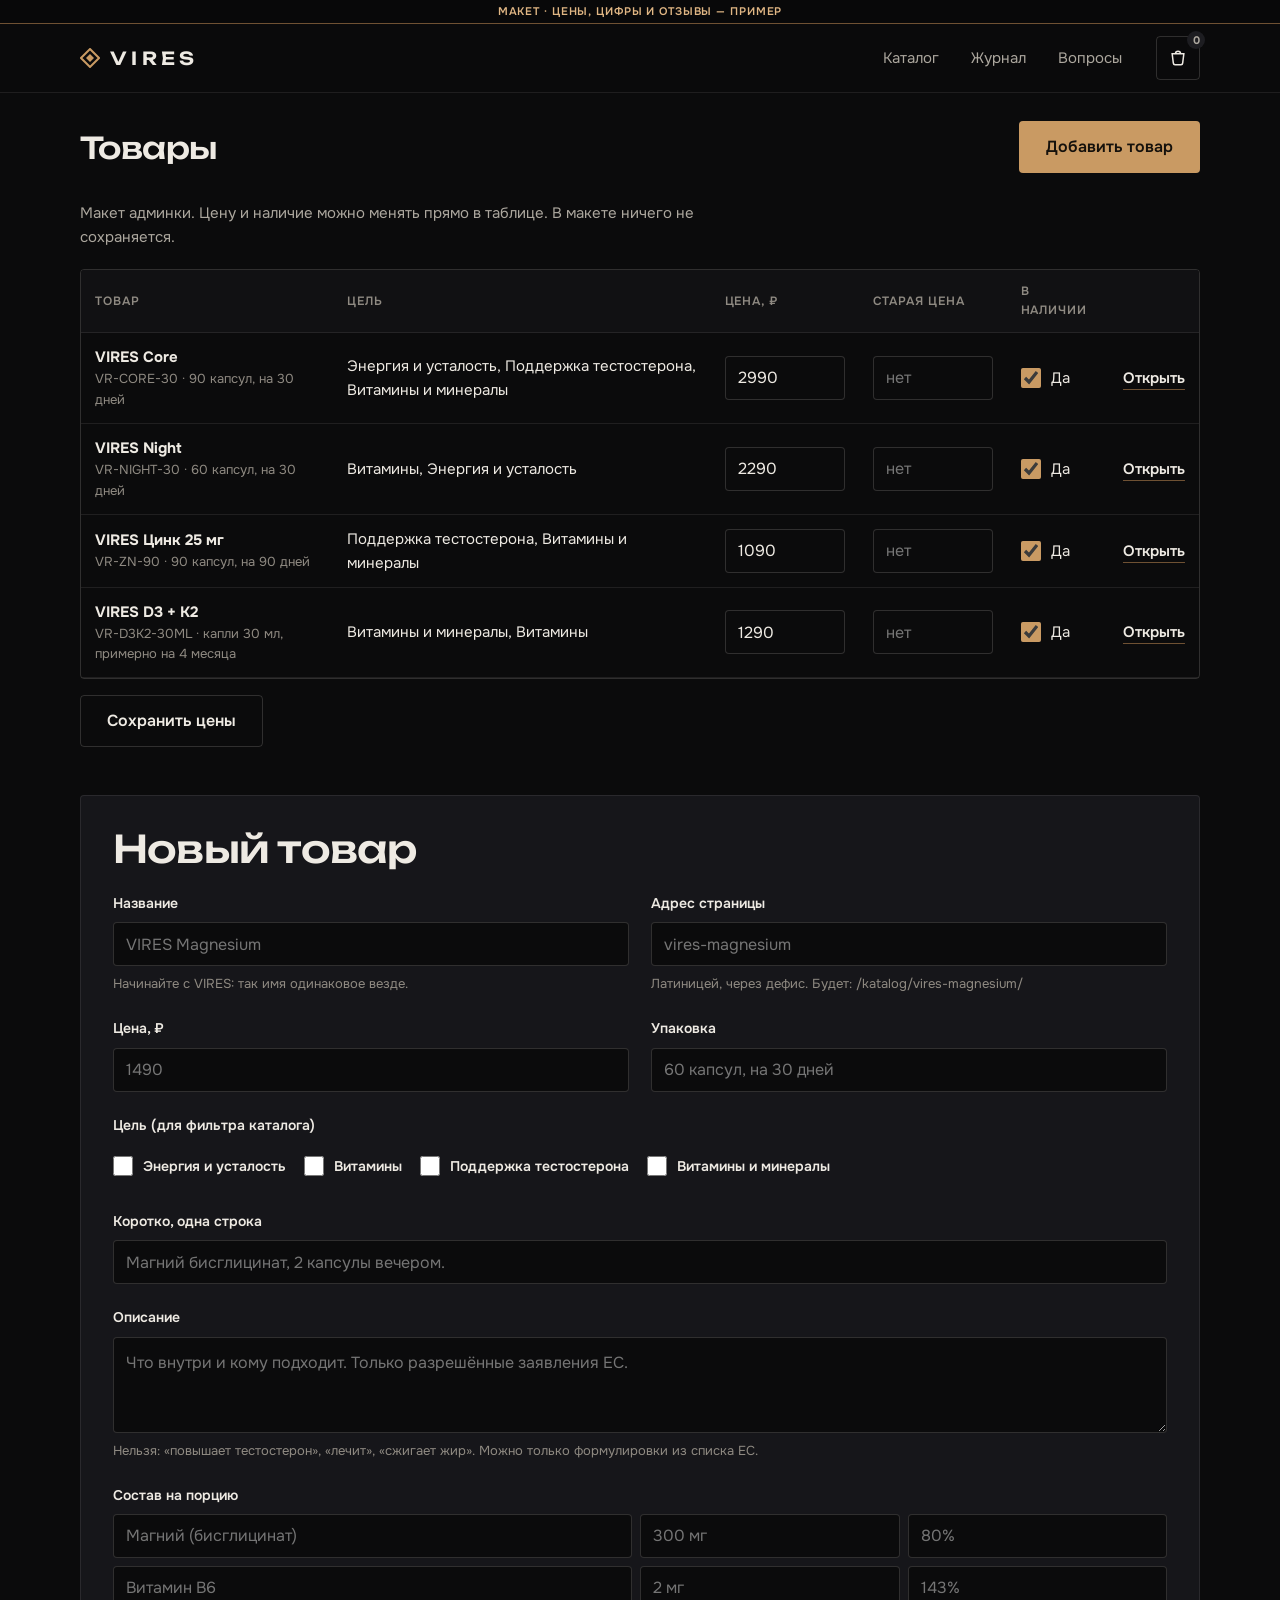
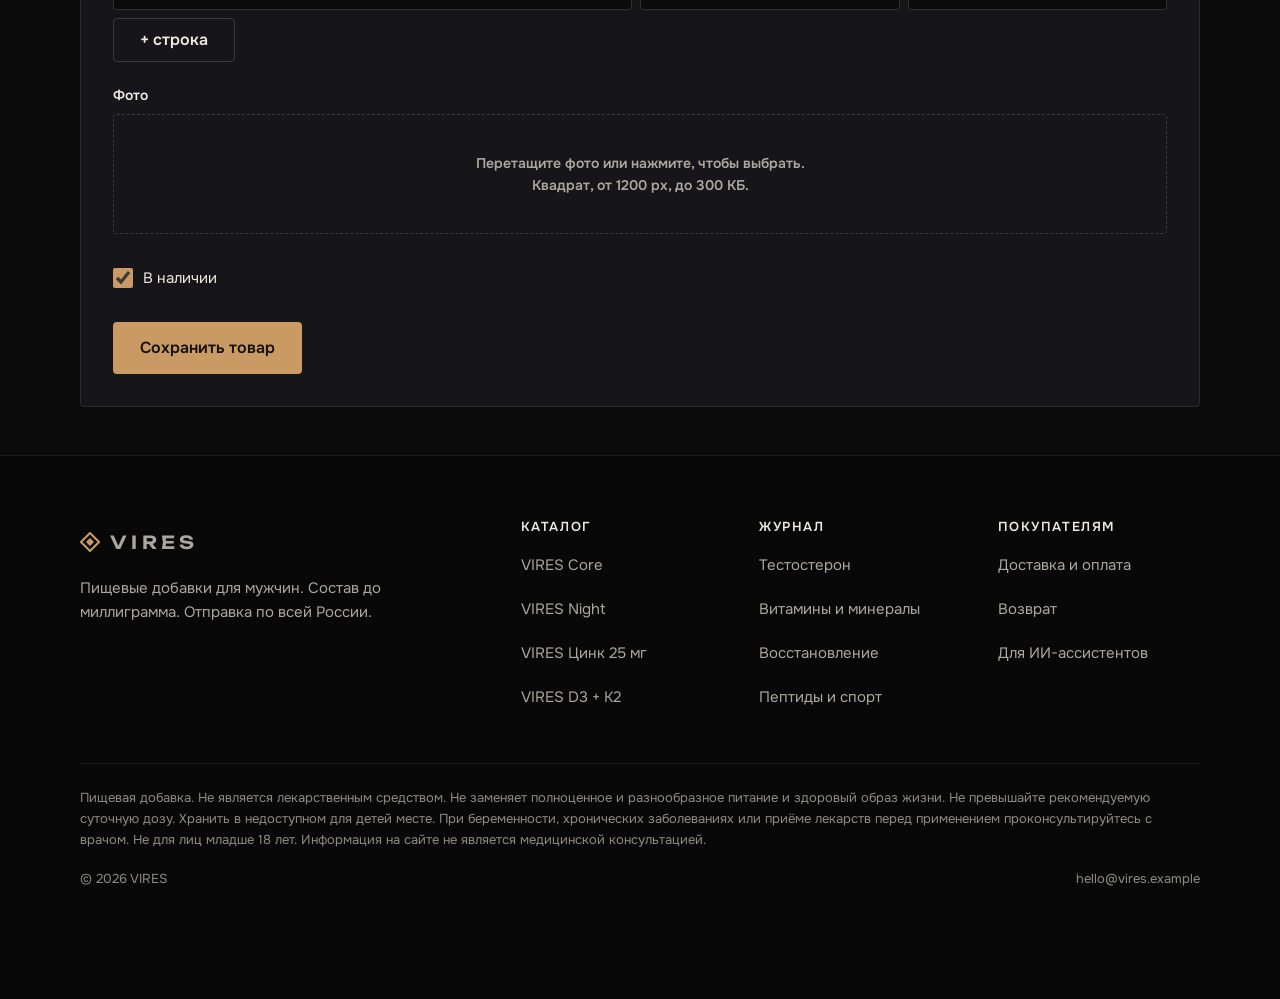
<file: admin/index.html>
<!doctype html>
<html lang="ru">
<head>
<meta charset="utf-8">
<meta name="viewport" content="width=device-width, initial-scale=1, viewport-fit=cover">
<title>Админка: товары | VIRES</title>
<meta name="description" content="Админка">
<meta name="robots" content="noindex, nofollow">
<!-- Подтверждение прав в Яндекс.Вебмастере и Google Search Console: вставить коды при запуске.
     Регион сайта (Россия / города доставки) задаётся в Яндекс.Вебмастере: «Информация о сайте» → «Региональность». -->
<meta name="yandex-verification" content="ЗАМЕНИТЬ_КОД_ЯНДЕКС">
<meta name="google-site-verification" content="ЗАМЕНИТЬ_КОД_GOOGLE">
<meta name="theme-color" content="#0b0b0c">
<meta name="format-detection" content="telephone=no">
<meta property="og:type" content="website">
<meta property="og:site_name" content="VIRES">
<meta property="og:locale" content="ru_RU">
<meta property="og:title" content="Админка: товары">
<meta property="og:description" content="Админка">
<meta property="og:url" content="https://vires.example/admin/">
<meta property="og:image" content="https://images.unsplash.com/photo-1549060279-7e168fcee0c2?w=1200&h=630&q=60&auto=format&fit=crop">
<meta property="og:image:width" content="1200">
<meta property="og:image:height" content="630">
<meta name="twitter:card" content="summary_large_image">
<link rel="alternate" type="text/plain" title="Карта сайта для ИИ-ассистентов" href="../llms.txt">
<link rel="icon" href="data:image/svg+xml,%3Csvg xmlns='http://www.w3.org/2000/svg' viewBox='0 0 20 20'%3E%3Crect width='20' height='20' fill='%230b0b0c'/%3E%3Cpath d='M10 3 17 10 10 17 3 10Z' fill='%23c99a63'/%3E%3C/svg%3E">
<link rel="preconnect" href="https://images.unsplash.com">
<link rel="preconnect" href="https://fonts.googleapis.com">
<link rel="preconnect" href="https://fonts.gstatic.com" crossorigin>
<link href="https://fonts.googleapis.com/css2?family=Onest:wght@400;500;600&family=Unbounded:wght@300;400;500;600&display=swap" rel="stylesheet">
<link rel="stylesheet" href="../styles.css">

</head>
<body>
<div class="demo-note" role="note">МАКЕТ · ЦЕНЫ, ЦИФРЫ И ОТЗЫВЫ — ПРИМЕР</div>
<a class="skip" href="#main">К содержанию</a>
<header class="site-head">
  <div class="wrap">
    <a href="../index.html" class="logo" aria-label="VIRES, на главную"><svg width="20" height="20" viewBox="0 0 20 20" aria-hidden="true"><path d="M10 1 19 10 10 19 1 10Z" fill="none" stroke="currentColor" stroke-width="2"/><path d="M10 6 14 10 10 14 6 10Z" fill="currentColor"/></svg>VIRES</a>
    <nav class="nav" aria-label="Главное меню">
      <a href="../katalog/index.html">Каталог</a>
      <a href="../zhurnal/index.html">Журнал</a>
      <a href="../voprosy/index.html">Вопросы</a>
    </nav>
    <a class="icon-btn" href="../korzina/index.html" aria-label="Корзина, товаров: 0"><svg width="20" height="20" viewBox="0 0 24 24" fill="none" stroke="currentColor" stroke-width="1.8" aria-hidden="true"><path d="M5 7h14l-1.4 11.2a2 2 0 0 1-2 1.8H8.4a2 2 0 0 1-2-1.8L5 7Z"/><path d="M9 7a3 3 0 0 1 6 0"/></svg><span class="cart-count" data-cart-count data-zero>0</span></a>
    <details class="menu">
      <summary class="icon-btn" aria-label="Меню"><svg class="i-open" width="20" height="20" viewBox="0 0 24 24" fill="none" stroke="currentColor" stroke-width="1.8" aria-hidden="true"><path d="M4 7h16M4 12h16M4 17h16"/></svg><svg class="i-close" width="20" height="20" viewBox="0 0 24 24" fill="none" stroke="currentColor" stroke-width="1.8" aria-hidden="true"><path d="M6 6l12 12M18 6 6 18"/></svg></summary>
      <nav class="menu-panel" aria-label="Меню">
        <a href="../index.html">Главная</a>
        <a href="../katalog/index.html">Каталог <svg width="18" height="18" viewBox="0 0 24 24" fill="none" stroke="currentColor" stroke-width="2" aria-hidden="true"><path d="M5 12h14M13 6l6 6-6 6"/></svg></a>
      <a href="../zhurnal/index.html">Журнал <svg width="18" height="18" viewBox="0 0 24 24" fill="none" stroke="currentColor" stroke-width="2" aria-hidden="true"><path d="M5 12h14M13 6l6 6-6 6"/></svg></a>
      <a href="../voprosy/index.html">Вопросы <svg width="18" height="18" viewBox="0 0 24 24" fill="none" stroke="currentColor" stroke-width="2" aria-hidden="true"><path d="M5 12h14M13 6l6 6-6 6"/></svg></a>
        <p>Отправка по всей России.</p>
      </nav>
    </details>
  </div>
</header>
<main id="main">


<div class="wrap adm">
  <div class="adm-top"><h1>Товары</h1><a class="btn btn-main" href="#novyi">Добавить товар</a></div>
  <p class="muted" style="margin-bottom:20px">Макет админки. Цену и наличие можно менять прямо в таблице. В макете ничего не сохраняется.</p>
  <form data-adm-save>
  <div class="adm-table"><table>
    <thead><tr><th scope="col">Товар</th><th scope="col">Цель</th><th scope="col">Цена, ₽</th><th scope="col">Старая цена</th><th scope="col">В наличии</th><th scope="col"><span class="sr">Действия</span></th></tr></thead>
    <tbody><tr>
      <td><b>VIRES Core</b><small>VR-CORE-30 · 90 капсул, на 30 дней</small></td>
      <td>Энергия и усталость, Поддержка тестостерона, Витамины и минералы</td>
      <td><label class="sr" for="pr-core">Цена VIRES Core</label><input class="inp inp-price" id="pr-core" type="number" inputmode="numeric" min="0" step="10" value="2990"></td>
      <td><label class="sr" for="op-core">Старая цена VIRES Core</label><input class="inp inp-price" id="op-core" type="number" inputmode="numeric" min="0" step="10" value="" placeholder="нет"></td>
      <td><label class="switch"><input type="checkbox" checked> <span>Да</span></label></td>
      <td><a class="link" href="../katalog/vires-core/index.html">Открыть</a></td></tr><tr>
      <td><b>VIRES Night</b><small>VR-NIGHT-30 · 60 капсул, на 30 дней</small></td>
      <td>Витамины, Энергия и усталость</td>
      <td><label class="sr" for="pr-night">Цена VIRES Night</label><input class="inp inp-price" id="pr-night" type="number" inputmode="numeric" min="0" step="10" value="2290"></td>
      <td><label class="sr" for="op-night">Старая цена VIRES Night</label><input class="inp inp-price" id="op-night" type="number" inputmode="numeric" min="0" step="10" value="" placeholder="нет"></td>
      <td><label class="switch"><input type="checkbox" checked> <span>Да</span></label></td>
      <td><a class="link" href="../katalog/vires-night/index.html">Открыть</a></td></tr><tr>
      <td><b>VIRES Цинк 25 мг</b><small>VR-ZN-90 · 90 капсул, на 90 дней</small></td>
      <td>Поддержка тестостерона, Витамины и минералы</td>
      <td><label class="sr" for="pr-zinc">Цена VIRES Цинк 25 мг</label><input class="inp inp-price" id="pr-zinc" type="number" inputmode="numeric" min="0" step="10" value="1090"></td>
      <td><label class="sr" for="op-zinc">Старая цена VIRES Цинк 25 мг</label><input class="inp inp-price" id="op-zinc" type="number" inputmode="numeric" min="0" step="10" value="" placeholder="нет"></td>
      <td><label class="switch"><input type="checkbox" checked> <span>Да</span></label></td>
      <td><a class="link" href="../katalog/vires-cink-25/index.html">Открыть</a></td></tr><tr>
      <td><b>VIRES D3 + K2</b><small>VR-D3K2-30ML · капли 30 мл, примерно на 4 месяца</small></td>
      <td>Витамины и минералы, Витамины</td>
      <td><label class="sr" for="pr-d3">Цена VIRES D3 + K2</label><input class="inp inp-price" id="pr-d3" type="number" inputmode="numeric" min="0" step="10" value="1290"></td>
      <td><label class="sr" for="op-d3">Старая цена VIRES D3 + K2</label><input class="inp inp-price" id="op-d3" type="number" inputmode="numeric" min="0" step="10" value="" placeholder="нет"></td>
      <td><label class="switch"><input type="checkbox" checked> <span>Да</span></label></td>
      <td><a class="link" href="../katalog/vires-d3-k2/index.html">Открыть</a></td></tr>
    </tbody></table></div>
  <div style="display:flex;gap:16px;align-items:center;flex-wrap:wrap;margin-top:16px"><button class="btn btn-line" type="submit">Сохранить цены</button><p class="adm-saved" role="status"></p></div>
  </form>

  <form class="adm-form" id="novyi" data-adm-save aria-labelledby="new-h">
    <h2 id="new-h">Новый товар</h2>
    <div class="two">
      <div class="field"><label for="n-name">Название</label><input class="inp" id="n-name" placeholder="VIRES Magnesium" required><small>Начинайте с VIRES: так имя одинаковое везде.</small></div>
      <div class="field"><label for="n-slug">Адрес страницы</label><input class="inp" id="n-slug" placeholder="vires-magnesium"><small>Латиницей, через дефис. Будет: /katalog/vires-magnesium/</small></div>
    </div>
    <div class="two">
      <div class="field"><label for="n-price">Цена, ₽</label><input class="inp" id="n-price" type="number" inputmode="numeric" min="0" step="10" placeholder="1490"></div>
      <div class="field"><label for="n-pack">Упаковка</label><input class="inp" id="n-pack" placeholder="60 капсул, на 30 дней"></div>
    </div>
    <fieldset class="field" style="border:0"><legend style="font-size:14px;font-weight:600;margin-bottom:8px">Цель (для фильтра каталога)</legend>
      <div class="goals-pick"><label class="switch"><input type="checkbox" name="goal" value="energiya"> Энергия и усталость</label><label class="switch"><input type="checkbox" name="goal" value="son"> Витамины</label><label class="switch"><input type="checkbox" name="goal" value="gormony"> Поддержка тестостерона</label><label class="switch"><input type="checkbox" name="goal" value="vitaminy"> Витамины и минералы</label></div></fieldset>
    <div class="field"><label for="n-short">Коротко, одна строка</label><input class="inp" id="n-short" placeholder="Магний бисглицинат, 2 капсулы вечером."></div>
    <div class="field"><label for="n-desc">Описание</label><textarea id="n-desc" placeholder="Что внутри и кому подходит. Только разрешённые заявления ЕС."></textarea><small>Нельзя: «повышает тестостерон», «лечит», «сжигает жир». Можно только формулировки из списка ЕС.</small></div>
    <div class="field"><span>Состав на порцию</span>
      <div class="dose-rows">
        <div><input class="inp" aria-label="Вещество" placeholder="Магний (бисглицинат)"><input class="inp" aria-label="Доза" placeholder="300 мг"><input class="inp" aria-label="% НСП" placeholder="80%"></div>
        <div><input class="inp" aria-label="Вещество" placeholder="Витамин B6"><input class="inp" aria-label="Доза" placeholder="2 мг"><input class="inp" aria-label="% НСП" placeholder="143%"></div>
      </div>
      <button class="btn btn-line" type="button" style="justify-self:start;min-height:44px">+ строка</button></div>
    <div class="field"><label for="n-photo">Фото</label><label class="drop" for="n-photo">Перетащите фото или нажмите, чтобы выбрать.<br>Квадрат, от 1200 px, до 300 КБ.</label><input class="sr" id="n-photo" type="file" accept="image/*"></div>
    <label class="switch"><input type="checkbox" checked> В наличии</label>
    <div style="display:flex;gap:16px;align-items:center;flex-wrap:wrap"><button class="btn btn-main" type="submit">Сохранить товар</button><p class="adm-saved" role="status"></p></div>
  </form>
</div>
</main>
<footer class="foot">
  <div class="wrap">
    <div class="foot-grid">
      <div>
        <a href="../index.html" class="logo" aria-label="VIRES, на главную"><svg width="20" height="20" viewBox="0 0 20 20" aria-hidden="true"><path d="M10 1 19 10 10 19 1 10Z" fill="none" stroke="currentColor" stroke-width="2"/><path d="M10 6 14 10 10 14 6 10Z" fill="currentColor"/></svg>VIRES</a>
        <p style="margin-top:12px">Пищевые добавки для мужчин. Состав до миллиграмма. Отправка по всей России.</p>
      </div>
      <nav aria-label="Каталог"><h2>Каталог</h2><ul>
        <li><a href="../katalog/vires-core/index.html">VIRES Core</a></li><li><a href="../katalog/vires-night/index.html">VIRES Night</a></li><li><a href="../katalog/vires-cink-25/index.html">VIRES Цинк 25 мг</a></li><li><a href="../katalog/vires-d3-k2/index.html">VIRES D3 + K2</a></li></ul></nav>
      <nav aria-label="Журнал"><h2>Журнал</h2><ul>
        <li><a href="../zhurnal/index.html#testosteron">Тестостерон</a></li><li><a href="../zhurnal/index.html#vitaminy">Витамины и минералы</a></li><li><a href="../zhurnal/index.html#vosstanovlenie">Восстановление</a></li><li><a href="../zhurnal/index.html#peptidy">Пептиды и спорт</a></li></ul></nav>
      <nav aria-label="Покупателям"><h2>Покупателям</h2><ul>
        <li><a href="../voprosy/index.html#dostavka">Доставка и оплата</a></li><li><a href="../voprosy/index.html#vozvrat">Возврат</a></li><li><a href="../llms.txt">Для ИИ-ассистентов</a></li></ul></nav>
    </div>
    <p class="disclaimer">Пищевая добавка. Не является лекарственным средством. Не заменяет полноценное и разнообразное питание и здоровый образ жизни. Не превышайте рекомендуемую суточную дозу. Хранить в недоступном для детей месте. При беременности, хронических заболеваниях или приёме лекарств перед применением проконсультируйтесь с врачом. Не для лиц младше 18 лет. Информация на сайте не является медицинской консультацией.</p>
    <div class="foot-bottom"><span>© 2026 VIRES</span><span>hello@vires.example</span></div>
  </div>
</footer>

<script src="../site.js" defer></script>
</body>
</html>
</file>
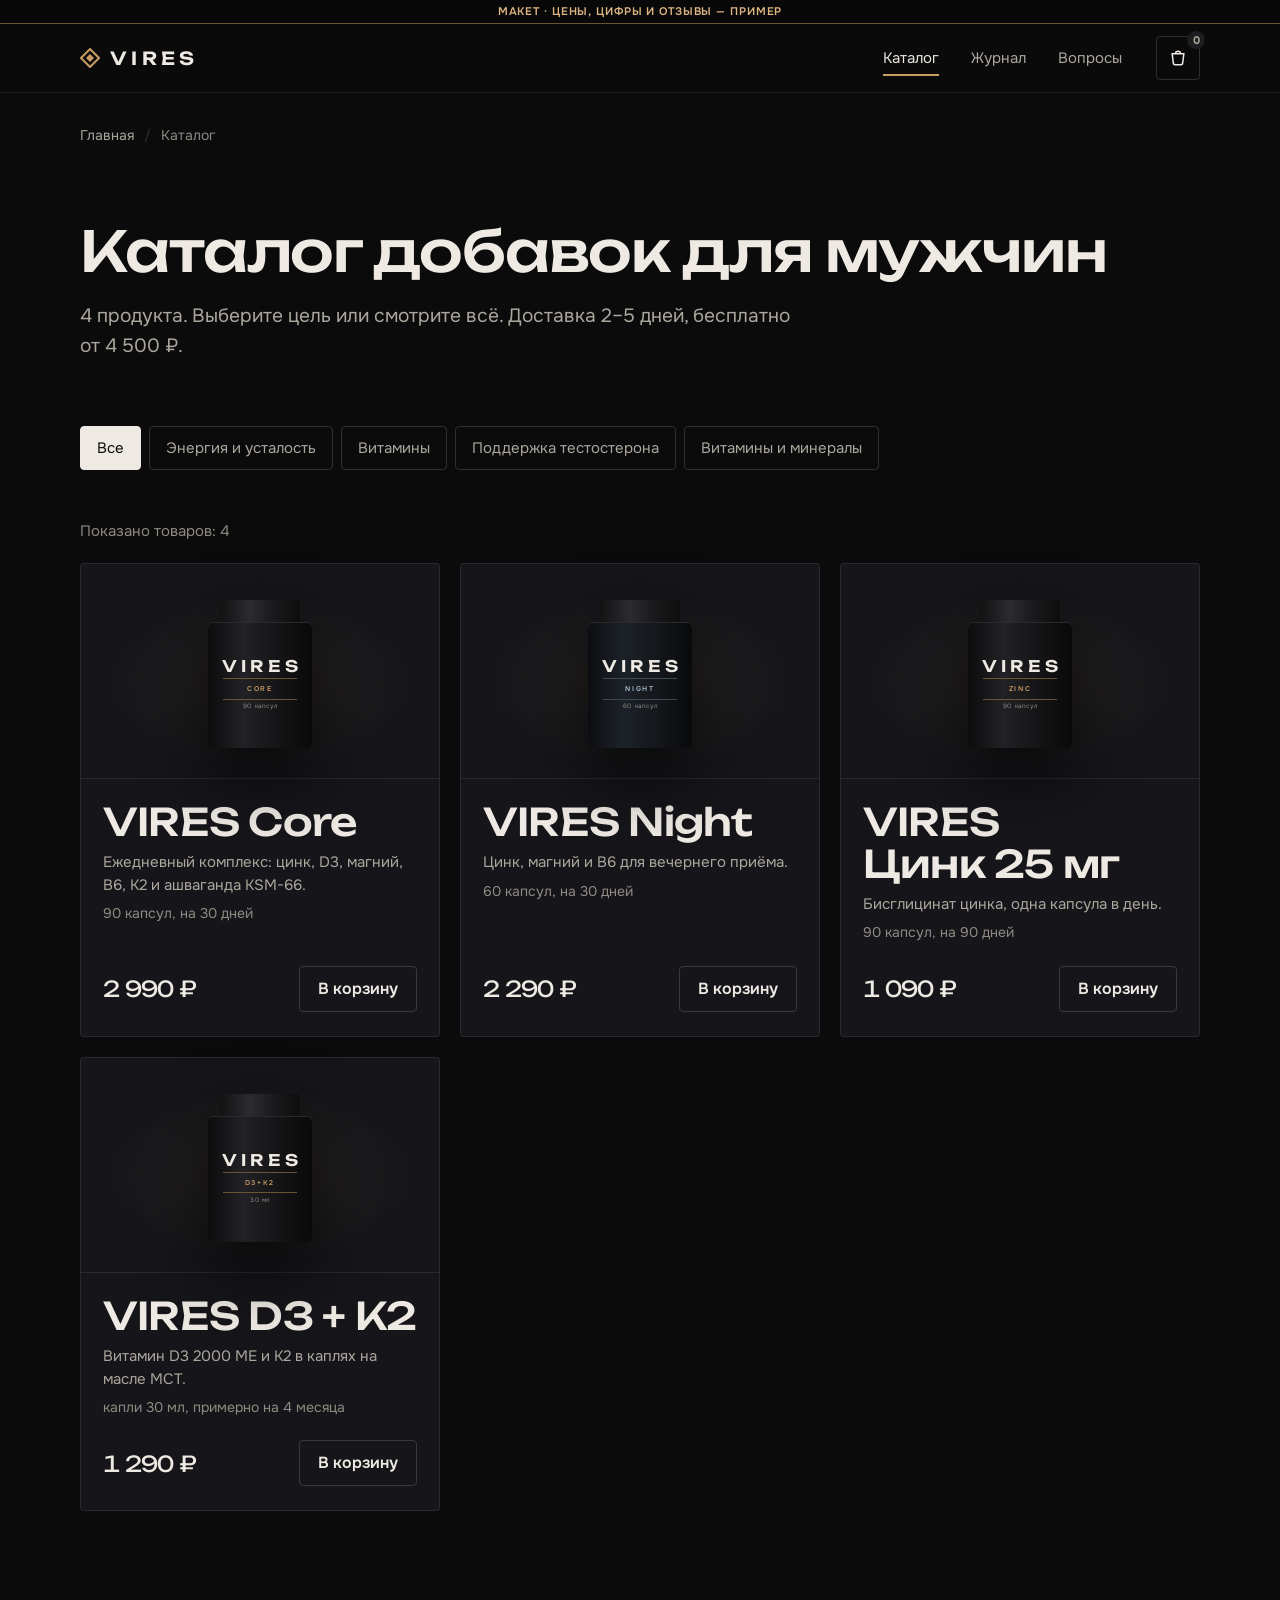
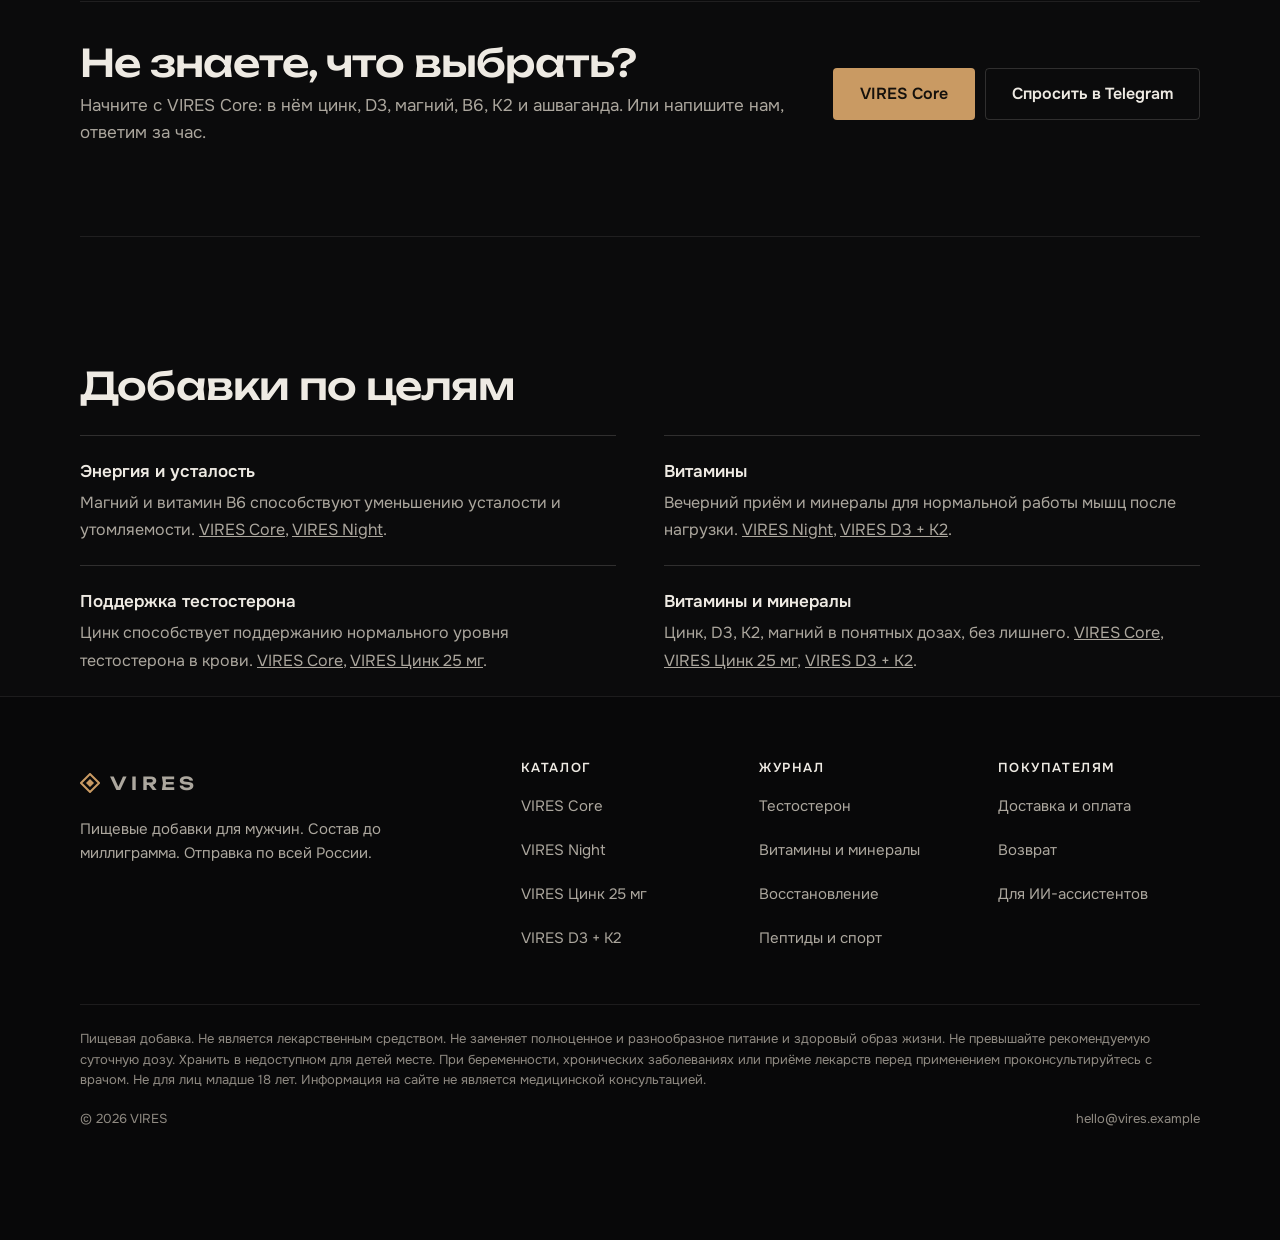
<file: katalog/index.html>
<!doctype html>
<html lang="ru">
<head>
<meta charset="utf-8">
<meta name="viewport" content="width=device-width, initial-scale=1, viewport-fit=cover">
<title>Каталог добавок для мужчин: цинк, D3, магний, комплексы | VIRES</title>
<meta name="description" content="Каталог VIRES: комплекс Core, вечерний Night, цинк 25 мг, витамин D3 + K2. Цены от 1 090 ₽, подбор по цели: энергия, сон, гормональный фон, витамины.">
<link rel="canonical" href="https://vires.example/katalog/">
<link rel="alternate" hreflang="ru" href="https://vires.example/katalog/">
<link rel="alternate" hreflang="x-default" href="https://vires.example/katalog/">
<meta name="robots" content="index, follow, max-snippet:-1, max-image-preview:large">
<!-- Подтверждение прав в Яндекс.Вебмастере и Google Search Console: вставить коды при запуске.
     Регион сайта (Россия / города доставки) задаётся в Яндекс.Вебмастере: «Информация о сайте» → «Региональность». -->
<meta name="yandex-verification" content="ЗАМЕНИТЬ_КОД_ЯНДЕКС">
<meta name="google-site-verification" content="ЗАМЕНИТЬ_КОД_GOOGLE">
<meta name="theme-color" content="#0b0b0c">
<meta name="format-detection" content="telephone=no">
<meta property="og:type" content="website">
<meta property="og:site_name" content="VIRES">
<meta property="og:locale" content="ru_RU">
<meta property="og:title" content="Каталог добавок для мужчин: цинк, D3, магний, комплексы">
<meta property="og:description" content="Каталог VIRES: комплекс Core, вечерний Night, цинк 25 мг, витамин D3 + K2. Цены от 1 090 ₽, подбор по цели: энергия, сон, гормональный фон, витамины.">
<meta property="og:url" content="https://vires.example/katalog/">
<meta property="og:image" content="https://images.unsplash.com/photo-1549060279-7e168fcee0c2?w=1200&h=630&q=60&auto=format&fit=crop">
<meta property="og:image:width" content="1200">
<meta property="og:image:height" content="630">
<meta name="twitter:card" content="summary_large_image">
<link rel="alternate" type="text/plain" title="Карта сайта для ИИ-ассистентов" href="../llms.txt">
<link rel="icon" href="data:image/svg+xml,%3Csvg xmlns='http://www.w3.org/2000/svg' viewBox='0 0 20 20'%3E%3Crect width='20' height='20' fill='%230b0b0c'/%3E%3Cpath d='M10 3 17 10 10 17 3 10Z' fill='%23c99a63'/%3E%3C/svg%3E">
<link rel="preconnect" href="https://images.unsplash.com">
<link rel="preconnect" href="https://fonts.googleapis.com">
<link rel="preconnect" href="https://fonts.gstatic.com" crossorigin>
<link href="https://fonts.googleapis.com/css2?family=Onest:wght@400;500;600&family=Unbounded:wght@300;400;500;600&display=swap" rel="stylesheet">
<link rel="stylesheet" href="../styles.css">
<script type="application/ld+json">
{
 "@context": "https://schema.org",
 "@graph": [
  {
   "@type": "CollectionPage",
   "@id": "https://vires.example/katalog/",
   "url": "https://vires.example/katalog/",
   "name": "Каталог добавок для мужчин",
   "isPartOf": {
    "@id": "https://vires.example/#site"
   },
   "inLanguage": "ru"
  },
  {
   "@type": "ItemList",
   "name": "Товары VIRES",
   "numberOfItems": 4,
   "itemListElement": [
    {
     "@type": "ListItem",
     "position": 1,
     "url": "https://vires.example/katalog/vires-core/",
     "name": "VIRES Core"
    },
    {
     "@type": "ListItem",
     "position": 2,
     "url": "https://vires.example/katalog/vires-night/",
     "name": "VIRES Night"
    },
    {
     "@type": "ListItem",
     "position": 3,
     "url": "https://vires.example/katalog/vires-cink-25/",
     "name": "VIRES Цинк 25 мг"
    },
    {
     "@type": "ListItem",
     "position": 4,
     "url": "https://vires.example/katalog/vires-d3-k2/",
     "name": "VIRES D3 + K2"
    }
   ]
  },
  {
   "@type": "BreadcrumbList",
   "itemListElement": [
    {
     "@type": "ListItem",
     "position": 1,
     "name": "Главная",
     "item": "https://vires.example/"
    },
    {
     "@type": "ListItem",
     "position": 2,
     "name": "Каталог",
     "item": "https://vires.example/katalog/"
    }
   ]
  }
 ]
}
</script>
</head>
<body>
<div class="demo-note" role="note">МАКЕТ · ЦЕНЫ, ЦИФРЫ И ОТЗЫВЫ — ПРИМЕР</div>
<a class="skip" href="#main">К содержанию</a>
<header class="site-head">
  <div class="wrap">
    <a href="../index.html" class="logo" aria-label="VIRES, на главную"><svg width="20" height="20" viewBox="0 0 20 20" aria-hidden="true"><path d="M10 1 19 10 10 19 1 10Z" fill="none" stroke="currentColor" stroke-width="2"/><path d="M10 6 14 10 10 14 6 10Z" fill="currentColor"/></svg>VIRES</a>
    <nav class="nav" aria-label="Главное меню">
      <a href="../katalog/index.html" aria-current="page">Каталог</a>
      <a href="../zhurnal/index.html">Журнал</a>
      <a href="../voprosy/index.html">Вопросы</a>
    </nav>
    <a class="icon-btn" href="../korzina/index.html" aria-label="Корзина, товаров: 0"><svg width="20" height="20" viewBox="0 0 24 24" fill="none" stroke="currentColor" stroke-width="1.8" aria-hidden="true"><path d="M5 7h14l-1.4 11.2a2 2 0 0 1-2 1.8H8.4a2 2 0 0 1-2-1.8L5 7Z"/><path d="M9 7a3 3 0 0 1 6 0"/></svg><span class="cart-count" data-cart-count data-zero>0</span></a>
    <details class="menu">
      <summary class="icon-btn" aria-label="Меню"><svg class="i-open" width="20" height="20" viewBox="0 0 24 24" fill="none" stroke="currentColor" stroke-width="1.8" aria-hidden="true"><path d="M4 7h16M4 12h16M4 17h16"/></svg><svg class="i-close" width="20" height="20" viewBox="0 0 24 24" fill="none" stroke="currentColor" stroke-width="1.8" aria-hidden="true"><path d="M6 6l12 12M18 6 6 18"/></svg></summary>
      <nav class="menu-panel" aria-label="Меню">
        <a href="../index.html">Главная</a>
        <a href="../katalog/index.html" aria-current="page">Каталог <svg width="18" height="18" viewBox="0 0 24 24" fill="none" stroke="currentColor" stroke-width="2" aria-hidden="true"><path d="M5 12h14M13 6l6 6-6 6"/></svg></a>
      <a href="../zhurnal/index.html">Журнал <svg width="18" height="18" viewBox="0 0 24 24" fill="none" stroke="currentColor" stroke-width="2" aria-hidden="true"><path d="M5 12h14M13 6l6 6-6 6"/></svg></a>
      <a href="../voprosy/index.html">Вопросы <svg width="18" height="18" viewBox="0 0 24 24" fill="none" stroke="currentColor" stroke-width="2" aria-hidden="true"><path d="M5 12h14M13 6l6 6-6 6"/></svg></a>
        <p>Отправка по всей России.</p>
      </nav>
    </details>
  </div>
</header>
<main id="main">
<div class="wrap"><nav class="crumbs" aria-label="Хлебные крошки"><ol><li><a href="../index.html">Главная</a></li><li><span aria-current="page">Каталог</span></li></ol></nav></div>

<div class="wrap">
  <header class="page-head">
    <h1>Каталог добавок для мужчин</h1>
    <p class="lede">4 продукта. Выберите цель или смотрите всё. Доставка 2–5 дней, бесплатно от 4 500 ₽.</p>
  </header>
  <nav class="chips" aria-label="Цель"><a href="../katalog/index.html" data-cel="" data-text="" aria-current="true">Все</a><a href="../katalog/index.html?cel=energiya" data-cel="energiya" data-text="Магний и витамин B6 способствуют уменьшению усталости и утомляемости.">Энергия и усталость</a><a href="../katalog/index.html?cel=son" data-cel="son" data-text="Вечерний приём и минералы для нормальной работы мышц после нагрузки.">Витамины</a><a href="../katalog/index.html?cel=gormony" data-cel="gormony" data-text="Цинк способствует поддержанию нормального уровня тестостерона в крови.">Поддержка тестостерона</a><a href="../katalog/index.html?cel=vitaminy" data-cel="vitaminy" data-text="Цинк, D3, K2, магний в понятных дозах, без лишнего.">Витамины и минералы</a></nav>
  <p class="goal-note" data-goal-note aria-live="polite"></p>
  <p class="cat-count" data-count>Показано товаров: 4</p>
  <div class="grid grid-3" data-catalog><article class="card" data-goals="energiya gormony vitaminy">
  <div class="card-media"><div class="jar" aria-hidden="true"><span><b>VIRES</b><i>Core</i><small>90 капсул</small></span></div></div>
  <div class="card-body">
    <h2><a href="../katalog/vires-core/index.html">VIRES Core</a></h2>
    <p class="what">Ежедневный комплекс: цинк, D3, магний, B6, K2 и ашваганда KSM-66.</p>
    <p class="pack">90 капсул, на 30 дней</p>
    <div class="card-foot"><span><span class="num">2 990 ₽</span></span><button class="btn btn-line" type="button" data-add data-id="core" data-name="VIRES Core" data-price="2990" data-url="katalog/vires-core/index.html" aria-label="Добавить в корзину: VIRES Core">В корзину</button></div>
  </div>
</article><article class="card" data-goals="son energiya">
  <div class="card-media"><div class="jar steel" aria-hidden="true"><span><b>VIRES</b><i>Night</i><small>60 капсул</small></span></div></div>
  <div class="card-body">
    <h2><a href="../katalog/vires-night/index.html">VIRES Night</a></h2>
    <p class="what">Цинк, магний и B6 для вечернего приёма.</p>
    <p class="pack">60 капсул, на 30 дней</p>
    <div class="card-foot"><span><span class="num">2 290 ₽</span></span><button class="btn btn-line" type="button" data-add data-id="night" data-name="VIRES Night" data-price="2290" data-url="katalog/vires-night/index.html" aria-label="Добавить в корзину: VIRES Night">В корзину</button></div>
  </div>
</article><article class="card" data-goals="gormony vitaminy">
  <div class="card-media"><div class="jar" aria-hidden="true"><span><b>VIRES</b><i>Zinc</i><small>90 капсул</small></span></div></div>
  <div class="card-body">
    <h2><a href="../katalog/vires-cink-25/index.html">VIRES Цинк 25 мг</a></h2>
    <p class="what">Бисглицинат цинка, одна капсула в день.</p>
    <p class="pack">90 капсул, на 90 дней</p>
    <div class="card-foot"><span><span class="num">1 090 ₽</span></span><button class="btn btn-line" type="button" data-add data-id="zinc" data-name="VIRES Цинк 25 мг" data-price="1090" data-url="katalog/vires-cink-25/index.html" aria-label="Добавить в корзину: VIRES Цинк 25 мг">В корзину</button></div>
  </div>
</article><article class="card" data-goals="vitaminy son">
  <div class="card-media"><div class="jar" aria-hidden="true"><span><b>VIRES</b><i>D3+K2</i><small>30 мл</small></span></div></div>
  <div class="card-body">
    <h2><a href="../katalog/vires-d3-k2/index.html">VIRES D3 + K2</a></h2>
    <p class="what">Витамин D3 2000 МЕ и K2 в каплях на масле MCT.</p>
    <p class="pack">капли 30 мл, примерно на 4 месяца</p>
    <div class="card-foot"><span><span class="num">1 290 ₽</span></span><button class="btn btn-line" type="button" data-add data-id="d3" data-name="VIRES D3 + K2" data-price="1290" data-url="katalog/vires-d3-k2/index.html" aria-label="Добавить в корзину: VIRES D3 + K2">В корзину</button></div>
  </div>
</article></div>

  <div class="cat-help">
    <div><h2>Не знаете, что выбрать?</h2><p>Начните с VIRES Core: в нём цинк, D3, магний, B6, K2 и ашваганда. Или напишите нам, ответим за час.</p></div>
    <div class="contacts"><a class="btn btn-main" href="../katalog/vires-core/index.html">VIRES Core</a><a class="btn btn-line" href="https://t.me/vires_example">Спросить в Telegram</a></div>
  </div>

  <section class="rule" aria-labelledby="goals-h" style="margin-top:clamp(56px,7vw,96px);padding-bottom:0">
    <h2 id="goals-h" style="margin-bottom:28px">Добавки по целям</h2>
    <ul class="tests"><li><b>Энергия и усталость</b><span>Магний и витамин B6 способствуют уменьшению усталости и утомляемости. <a href="../katalog/vires-core/index.html">VIRES Core</a>, <a href="../katalog/vires-night/index.html">VIRES Night</a>.</span></li><li><b>Витамины</b><span>Вечерний приём и минералы для нормальной работы мышц после нагрузки. <a href="../katalog/vires-night/index.html">VIRES Night</a>, <a href="../katalog/vires-d3-k2/index.html">VIRES D3 + K2</a>.</span></li><li><b>Поддержка тестостерона</b><span>Цинк способствует поддержанию нормального уровня тестостерона в крови. <a href="../katalog/vires-core/index.html">VIRES Core</a>, <a href="../katalog/vires-cink-25/index.html">VIRES Цинк 25 мг</a>.</span></li><li><b>Витамины и минералы</b><span>Цинк, D3, K2, магний в понятных дозах, без лишнего. <a href="../katalog/vires-core/index.html">VIRES Core</a>, <a href="../katalog/vires-cink-25/index.html">VIRES Цинк 25 мг</a>, <a href="../katalog/vires-d3-k2/index.html">VIRES D3 + K2</a>.</span></li></ul>
  </section>
</div>
</main>
<footer class="foot">
  <div class="wrap">
    <div class="foot-grid">
      <div>
        <a href="../index.html" class="logo" aria-label="VIRES, на главную"><svg width="20" height="20" viewBox="0 0 20 20" aria-hidden="true"><path d="M10 1 19 10 10 19 1 10Z" fill="none" stroke="currentColor" stroke-width="2"/><path d="M10 6 14 10 10 14 6 10Z" fill="currentColor"/></svg>VIRES</a>
        <p style="margin-top:12px">Пищевые добавки для мужчин. Состав до миллиграмма. Отправка по всей России.</p>
      </div>
      <nav aria-label="Каталог"><h2>Каталог</h2><ul>
        <li><a href="../katalog/vires-core/index.html">VIRES Core</a></li><li><a href="../katalog/vires-night/index.html">VIRES Night</a></li><li><a href="../katalog/vires-cink-25/index.html">VIRES Цинк 25 мг</a></li><li><a href="../katalog/vires-d3-k2/index.html">VIRES D3 + K2</a></li></ul></nav>
      <nav aria-label="Журнал"><h2>Журнал</h2><ul>
        <li><a href="../zhurnal/index.html#testosteron">Тестостерон</a></li><li><a href="../zhurnal/index.html#vitaminy">Витамины и минералы</a></li><li><a href="../zhurnal/index.html#vosstanovlenie">Восстановление</a></li><li><a href="../zhurnal/index.html#peptidy">Пептиды и спорт</a></li></ul></nav>
      <nav aria-label="Покупателям"><h2>Покупателям</h2><ul>
        <li><a href="../voprosy/index.html#dostavka">Доставка и оплата</a></li><li><a href="../voprosy/index.html#vozvrat">Возврат</a></li><li><a href="../llms.txt">Для ИИ-ассистентов</a></li></ul></nav>
    </div>
    <p class="disclaimer">Пищевая добавка. Не является лекарственным средством. Не заменяет полноценное и разнообразное питание и здоровый образ жизни. Не превышайте рекомендуемую суточную дозу. Хранить в недоступном для детей месте. При беременности, хронических заболеваниях или приёме лекарств перед применением проконсультируйтесь с врачом. Не для лиц младше 18 лет. Информация на сайте не является медицинской консультацией.</p>
    <div class="foot-bottom"><span>© 2026 VIRES</span><span>hello@vires.example</span></div>
  </div>
</footer>

<script src="../site.js" defer></script>
</body>
</html>
</file>
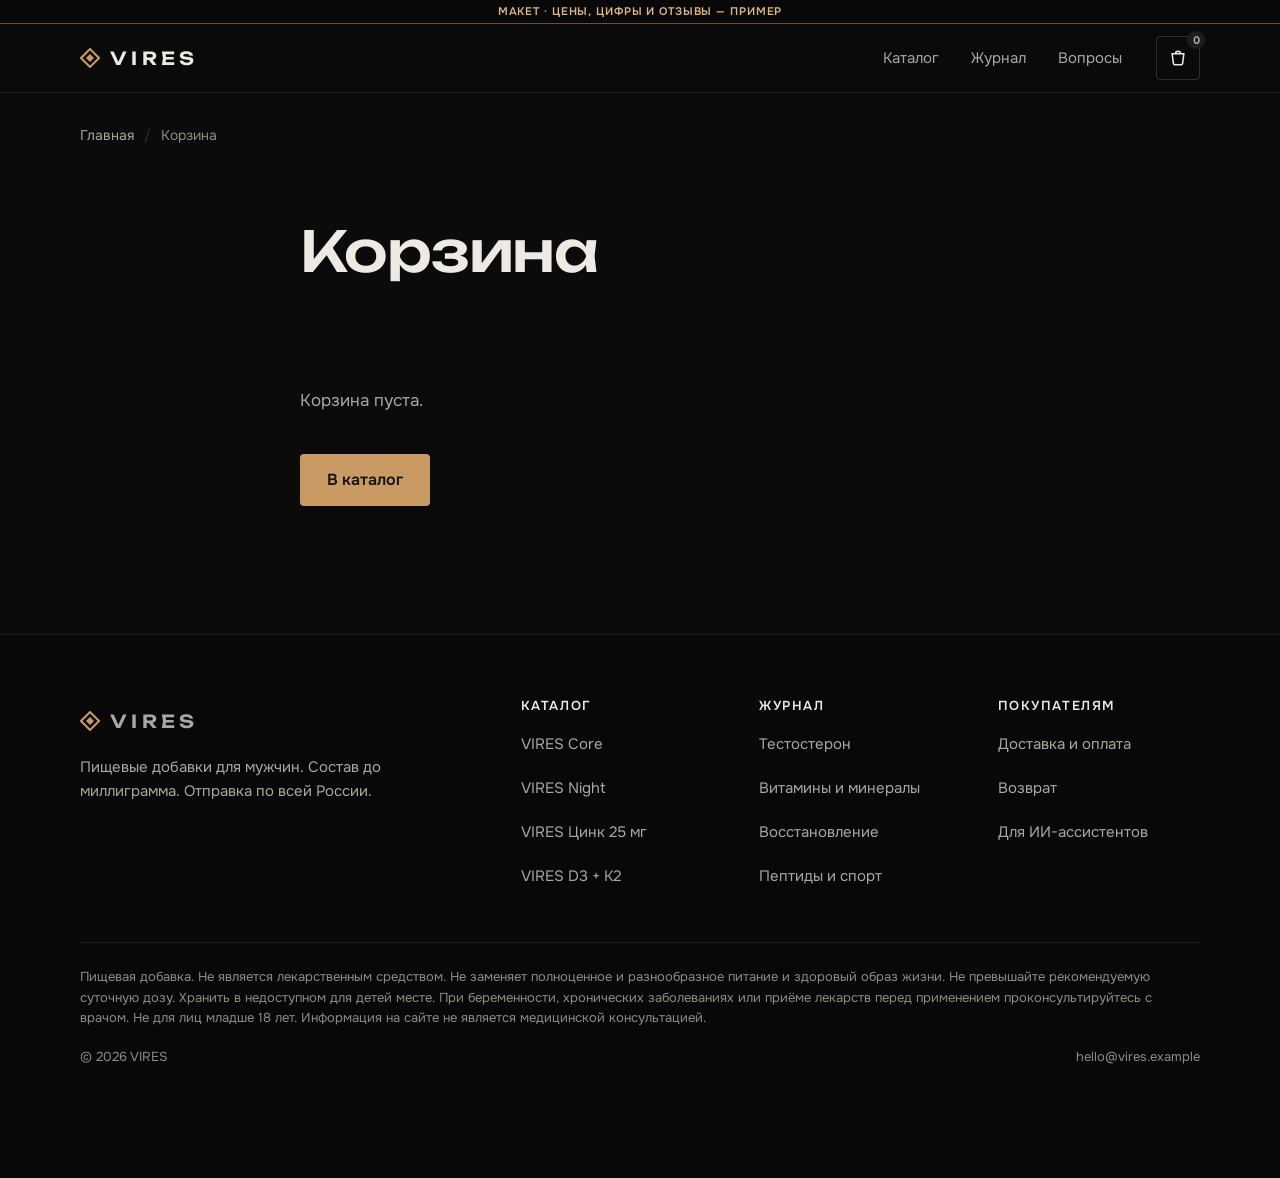
<file: korzina/index.html>
<!doctype html>
<html lang="ru">
<head>
<meta charset="utf-8">
<meta name="viewport" content="width=device-width, initial-scale=1, viewport-fit=cover">
<title>Корзина | VIRES</title>
<meta name="description" content="Корзина">
<meta name="robots" content="noindex, nofollow">
<!-- Подтверждение прав в Яндекс.Вебмастере и Google Search Console: вставить коды при запуске.
     Регион сайта (Россия / города доставки) задаётся в Яндекс.Вебмастере: «Информация о сайте» → «Региональность». -->
<meta name="yandex-verification" content="ЗАМЕНИТЬ_КОД_ЯНДЕКС">
<meta name="google-site-verification" content="ЗАМЕНИТЬ_КОД_GOOGLE">
<meta name="theme-color" content="#0b0b0c">
<meta name="format-detection" content="telephone=no">
<meta property="og:type" content="website">
<meta property="og:site_name" content="VIRES">
<meta property="og:locale" content="ru_RU">
<meta property="og:title" content="Корзина">
<meta property="og:description" content="Корзина">
<meta property="og:url" content="https://vires.example/korzina/">
<meta property="og:image" content="https://images.unsplash.com/photo-1549060279-7e168fcee0c2?w=1200&h=630&q=60&auto=format&fit=crop">
<meta property="og:image:width" content="1200">
<meta property="og:image:height" content="630">
<meta name="twitter:card" content="summary_large_image">
<link rel="alternate" type="text/plain" title="Карта сайта для ИИ-ассистентов" href="../llms.txt">
<link rel="icon" href="data:image/svg+xml,%3Csvg xmlns='http://www.w3.org/2000/svg' viewBox='0 0 20 20'%3E%3Crect width='20' height='20' fill='%230b0b0c'/%3E%3Cpath d='M10 3 17 10 10 17 3 10Z' fill='%23c99a63'/%3E%3C/svg%3E">
<link rel="preconnect" href="https://images.unsplash.com">
<link rel="preconnect" href="https://fonts.googleapis.com">
<link rel="preconnect" href="https://fonts.gstatic.com" crossorigin>
<link href="https://fonts.googleapis.com/css2?family=Onest:wght@400;500;600&family=Unbounded:wght@300;400;500;600&display=swap" rel="stylesheet">
<link rel="stylesheet" href="../styles.css">
<script type="application/ld+json">
{
 "@context": "https://schema.org",
 "@graph": [
  {
   "@type": "BreadcrumbList",
   "itemListElement": [
    {
     "@type": "ListItem",
     "position": 1,
     "name": "Главная",
     "item": "https://vires.example/"
    },
    {
     "@type": "ListItem",
     "position": 2,
     "name": "Корзина",
     "item": "https://vires.example/korzina/"
    }
   ]
  }
 ]
}
</script>
</head>
<body>
<div class="demo-note" role="note">МАКЕТ · ЦЕНЫ, ЦИФРЫ И ОТЗЫВЫ — ПРИМЕР</div>
<a class="skip" href="#main">К содержанию</a>
<header class="site-head">
  <div class="wrap">
    <a href="../index.html" class="logo" aria-label="VIRES, на главную"><svg width="20" height="20" viewBox="0 0 20 20" aria-hidden="true"><path d="M10 1 19 10 10 19 1 10Z" fill="none" stroke="currentColor" stroke-width="2"/><path d="M10 6 14 10 10 14 6 10Z" fill="currentColor"/></svg>VIRES</a>
    <nav class="nav" aria-label="Главное меню">
      <a href="../katalog/index.html">Каталог</a>
      <a href="../zhurnal/index.html">Журнал</a>
      <a href="../voprosy/index.html">Вопросы</a>
    </nav>
    <a class="icon-btn" href="../korzina/index.html" aria-label="Корзина, товаров: 0"><svg width="20" height="20" viewBox="0 0 24 24" fill="none" stroke="currentColor" stroke-width="1.8" aria-hidden="true"><path d="M5 7h14l-1.4 11.2a2 2 0 0 1-2 1.8H8.4a2 2 0 0 1-2-1.8L5 7Z"/><path d="M9 7a3 3 0 0 1 6 0"/></svg><span class="cart-count" data-cart-count data-zero>0</span></a>
    <details class="menu">
      <summary class="icon-btn" aria-label="Меню"><svg class="i-open" width="20" height="20" viewBox="0 0 24 24" fill="none" stroke="currentColor" stroke-width="1.8" aria-hidden="true"><path d="M4 7h16M4 12h16M4 17h16"/></svg><svg class="i-close" width="20" height="20" viewBox="0 0 24 24" fill="none" stroke="currentColor" stroke-width="1.8" aria-hidden="true"><path d="M6 6l12 12M18 6 6 18"/></svg></summary>
      <nav class="menu-panel" aria-label="Меню">
        <a href="../index.html">Главная</a>
        <a href="../katalog/index.html">Каталог <svg width="18" height="18" viewBox="0 0 24 24" fill="none" stroke="currentColor" stroke-width="2" aria-hidden="true"><path d="M5 12h14M13 6l6 6-6 6"/></svg></a>
      <a href="../zhurnal/index.html">Журнал <svg width="18" height="18" viewBox="0 0 24 24" fill="none" stroke="currentColor" stroke-width="2" aria-hidden="true"><path d="M5 12h14M13 6l6 6-6 6"/></svg></a>
      <a href="../voprosy/index.html">Вопросы <svg width="18" height="18" viewBox="0 0 24 24" fill="none" stroke="currentColor" stroke-width="2" aria-hidden="true"><path d="M5 12h14M13 6l6 6-6 6"/></svg></a>
        <p>Отправка по всей России.</p>
      </nav>
    </details>
  </div>
</header>
<main id="main">
<div class="wrap"><nav class="crumbs" aria-label="Хлебные крошки"><ol><li><a href="../index.html">Главная</a></li><li><span aria-current="page">Корзина</span></li></ol></nav></div>

<div class="wrap narrow">
  <header class="page-head"><h1>Корзина</h1></header>
  <div id="cart-empty"><p class="empty">Корзина пуста.</p><a class="btn btn-main" href="../katalog/index.html">В каталог</a></div>
  <div id="cart-full" hidden>
    <ul class="cart-list" id="cart-list" data-free="4500" data-root="../"></ul>
    <div class="cart-sum"><span>Итого</span><span class="num" id="cart-sum">0 ₽</span></div>
    <p class="ship-note" id="cart-ship"></p>
    <button class="btn btn-main btn-wide" type="button" disabled>Оформить заказ</button>
    <p class="muted" style="font-size:14px;margin-top:12px">В макете оформление заказа не работает.</p>
  </div>
</div>
<div style="height:var(--sec)"></div>
</main>
<footer class="foot">
  <div class="wrap">
    <div class="foot-grid">
      <div>
        <a href="../index.html" class="logo" aria-label="VIRES, на главную"><svg width="20" height="20" viewBox="0 0 20 20" aria-hidden="true"><path d="M10 1 19 10 10 19 1 10Z" fill="none" stroke="currentColor" stroke-width="2"/><path d="M10 6 14 10 10 14 6 10Z" fill="currentColor"/></svg>VIRES</a>
        <p style="margin-top:12px">Пищевые добавки для мужчин. Состав до миллиграмма. Отправка по всей России.</p>
      </div>
      <nav aria-label="Каталог"><h2>Каталог</h2><ul>
        <li><a href="../katalog/vires-core/index.html">VIRES Core</a></li><li><a href="../katalog/vires-night/index.html">VIRES Night</a></li><li><a href="../katalog/vires-cink-25/index.html">VIRES Цинк 25 мг</a></li><li><a href="../katalog/vires-d3-k2/index.html">VIRES D3 + K2</a></li></ul></nav>
      <nav aria-label="Журнал"><h2>Журнал</h2><ul>
        <li><a href="../zhurnal/index.html#testosteron">Тестостерон</a></li><li><a href="../zhurnal/index.html#vitaminy">Витамины и минералы</a></li><li><a href="../zhurnal/index.html#vosstanovlenie">Восстановление</a></li><li><a href="../zhurnal/index.html#peptidy">Пептиды и спорт</a></li></ul></nav>
      <nav aria-label="Покупателям"><h2>Покупателям</h2><ul>
        <li><a href="../voprosy/index.html#dostavka">Доставка и оплата</a></li><li><a href="../voprosy/index.html#vozvrat">Возврат</a></li><li><a href="../llms.txt">Для ИИ-ассистентов</a></li></ul></nav>
    </div>
    <p class="disclaimer">Пищевая добавка. Не является лекарственным средством. Не заменяет полноценное и разнообразное питание и здоровый образ жизни. Не превышайте рекомендуемую суточную дозу. Хранить в недоступном для детей месте. При беременности, хронических заболеваниях или приёме лекарств перед применением проконсультируйтесь с врачом. Не для лиц младше 18 лет. Информация на сайте не является медицинской консультацией.</p>
    <div class="foot-bottom"><span>© 2026 VIRES</span><span>hello@vires.example</span></div>
  </div>
</footer>

<script src="../site.js" defer></script>
</body>
</html>
</file>
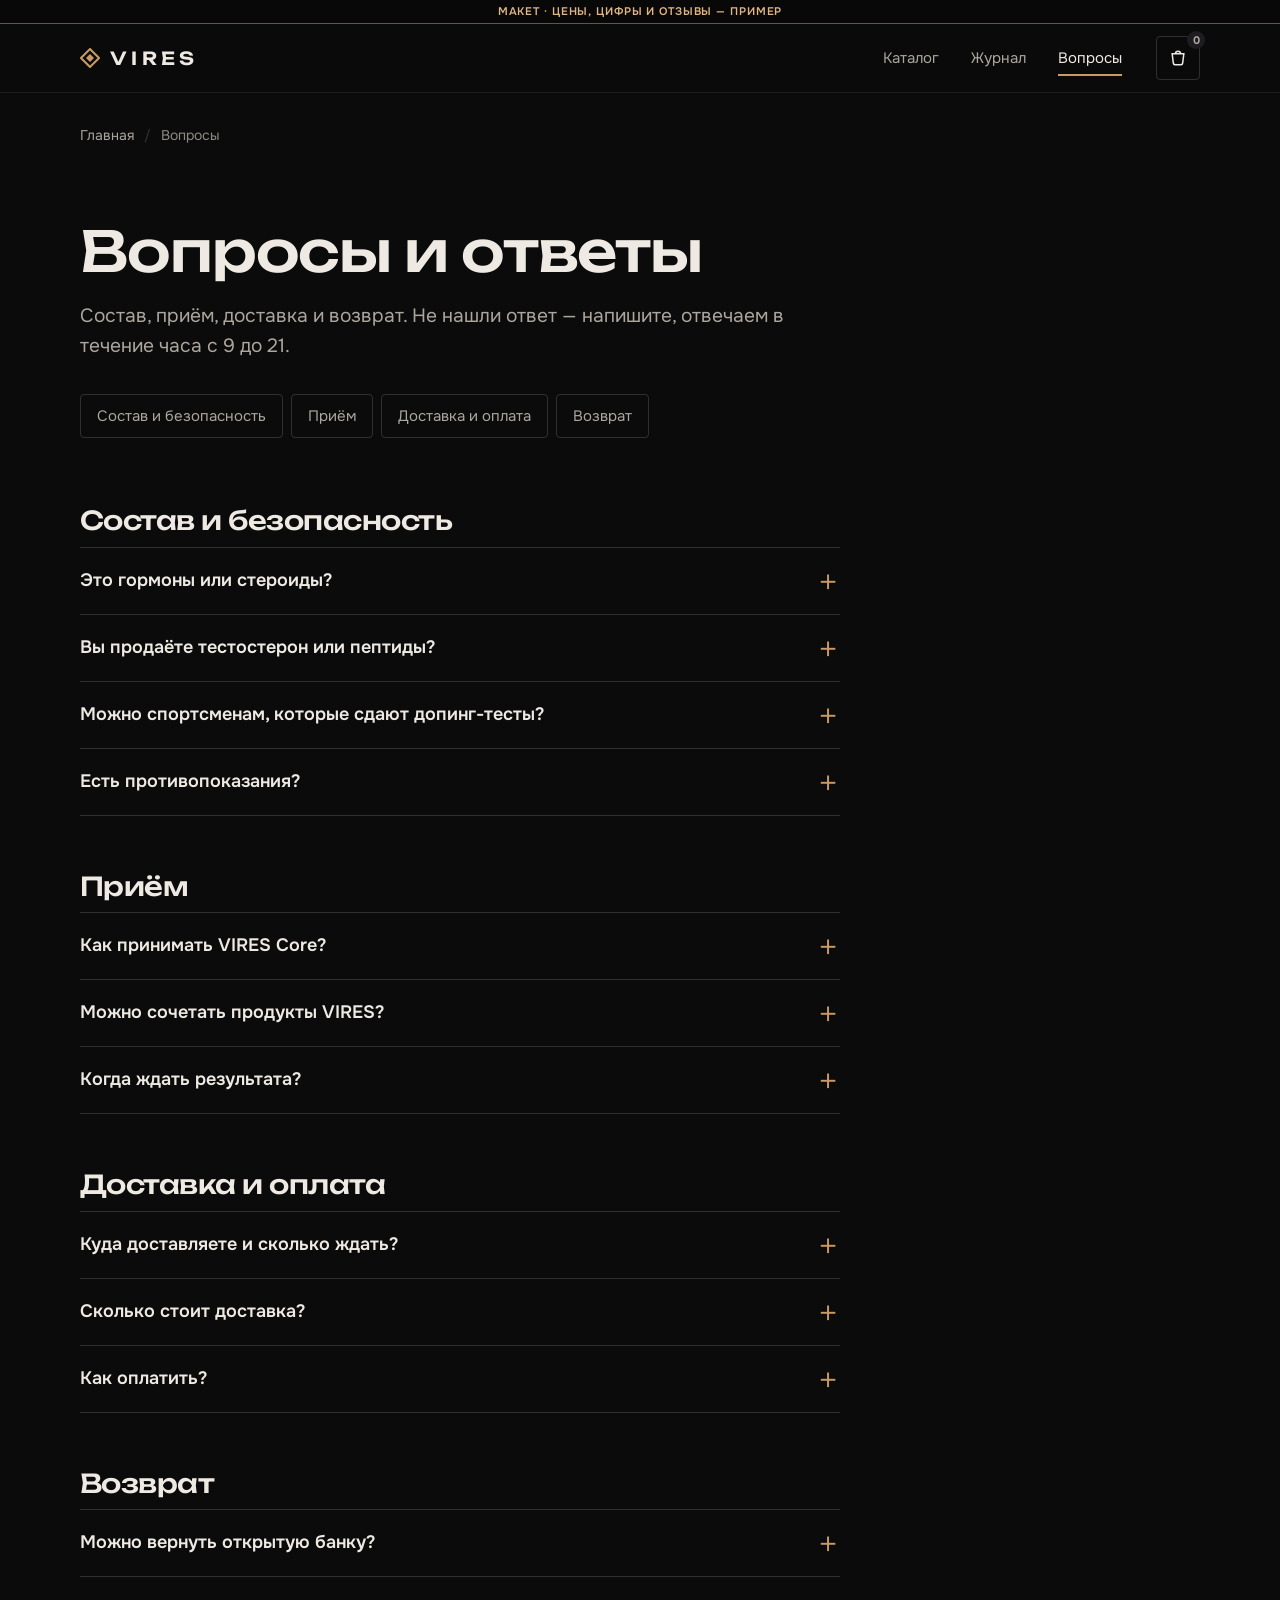
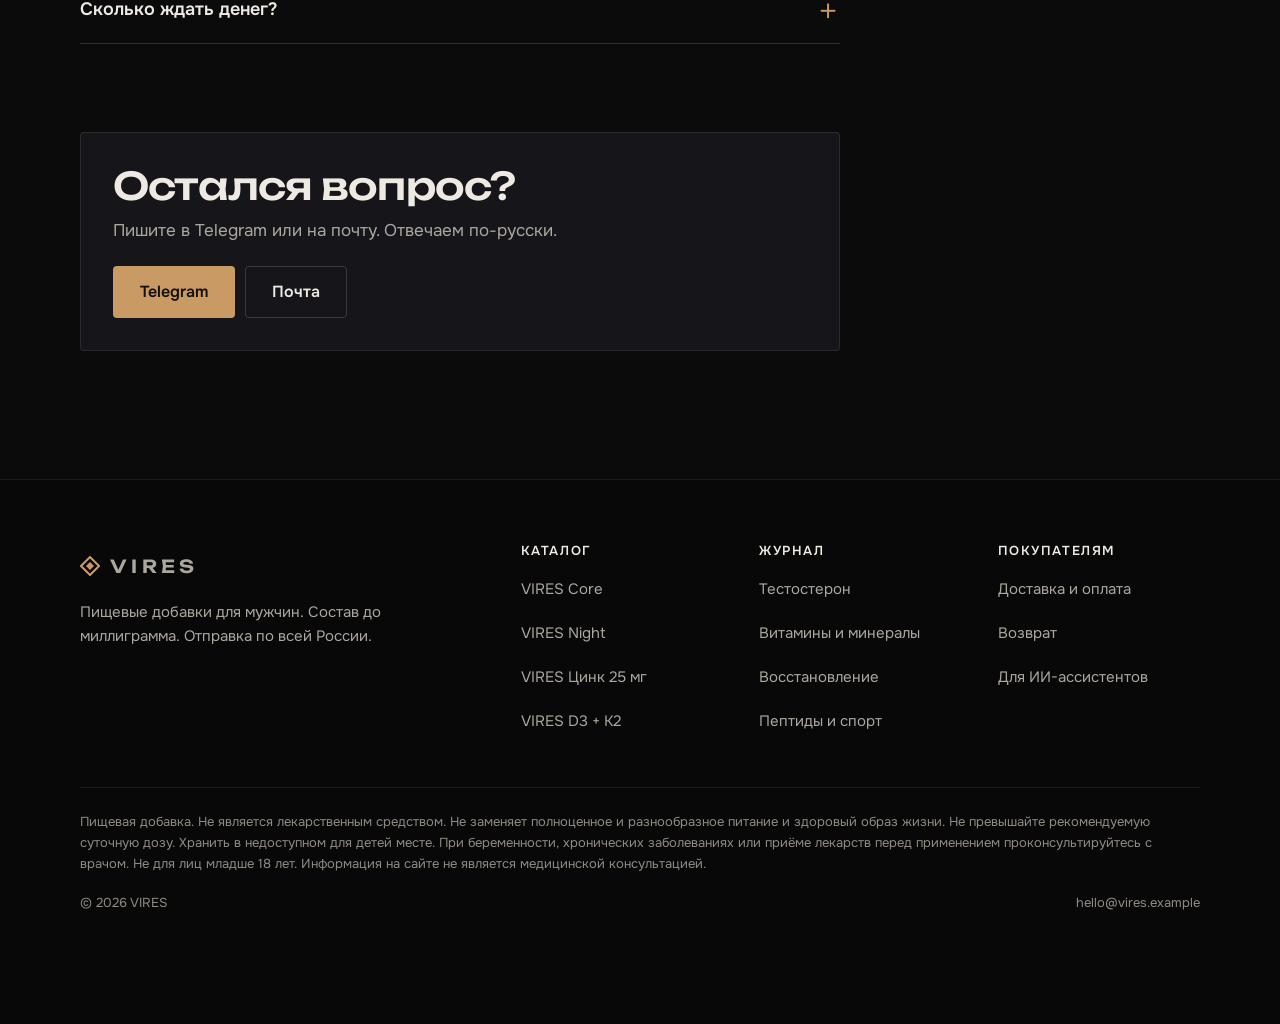
<file: voprosy/index.html>
<!doctype html>
<html lang="ru">
<head>
<meta charset="utf-8">
<meta name="viewport" content="width=device-width, initial-scale=1, viewport-fit=cover">
<title>Вопросы о добавках VIRES: состав, приём, доставка, возврат</title>
<meta name="description" content="Ответы на частые вопросы: есть ли гормоны в составе, как принимать, можно ли спортсменам, доставка 2–5 дней, бесплатно от 4 500 ₽.">
<link rel="canonical" href="https://vires.example/voprosy/">
<link rel="alternate" hreflang="ru" href="https://vires.example/voprosy/">
<link rel="alternate" hreflang="x-default" href="https://vires.example/voprosy/">
<meta name="robots" content="index, follow, max-snippet:-1, max-image-preview:large">
<!-- Подтверждение прав в Яндекс.Вебмастере и Google Search Console: вставить коды при запуске.
     Регион сайта (Россия / города доставки) задаётся в Яндекс.Вебмастере: «Информация о сайте» → «Региональность». -->
<meta name="yandex-verification" content="ЗАМЕНИТЬ_КОД_ЯНДЕКС">
<meta name="google-site-verification" content="ЗАМЕНИТЬ_КОД_GOOGLE">
<meta name="theme-color" content="#0b0b0c">
<meta name="format-detection" content="telephone=no">
<meta property="og:type" content="website">
<meta property="og:site_name" content="VIRES">
<meta property="og:locale" content="ru_RU">
<meta property="og:title" content="Вопросы о добавках VIRES: состав, приём, доставка, возврат">
<meta property="og:description" content="Ответы на частые вопросы: есть ли гормоны в составе, как принимать, можно ли спортсменам, доставка 2–5 дней, бесплатно от 4 500 ₽.">
<meta property="og:url" content="https://vires.example/voprosy/">
<meta property="og:image" content="https://images.unsplash.com/photo-1549060279-7e168fcee0c2?w=1200&h=630&q=60&auto=format&fit=crop">
<meta property="og:image:width" content="1200">
<meta property="og:image:height" content="630">
<meta name="twitter:card" content="summary_large_image">
<link rel="alternate" type="text/plain" title="Карта сайта для ИИ-ассистентов" href="../llms.txt">
<link rel="icon" href="data:image/svg+xml,%3Csvg xmlns='http://www.w3.org/2000/svg' viewBox='0 0 20 20'%3E%3Crect width='20' height='20' fill='%230b0b0c'/%3E%3Cpath d='M10 3 17 10 10 17 3 10Z' fill='%23c99a63'/%3E%3C/svg%3E">
<link rel="preconnect" href="https://images.unsplash.com">
<link rel="preconnect" href="https://fonts.googleapis.com">
<link rel="preconnect" href="https://fonts.gstatic.com" crossorigin>
<link href="https://fonts.googleapis.com/css2?family=Onest:wght@400;500;600&family=Unbounded:wght@300;400;500;600&display=swap" rel="stylesheet">
<link rel="stylesheet" href="../styles.css">
<script type="application/ld+json">
{
 "@context": "https://schema.org",
 "@graph": [
  {
   "@type": "FAQPage",
   "mainEntity": [
    {
     "@type": "Question",
     "name": "Это гормоны или стероиды?",
     "acceptedAnswer": {
      "@type": "Answer",
      "text": "Нет. Это пищевые добавки: витамины, минералы и растительный экстракт. Гормонов в составе нет, это не лекарство."
     }
    },
    {
     "@type": "Question",
     "name": "Вы продаёте тестостерон или пептиды?",
     "acceptedAnswer": {
      "@type": "Answer",
      "text": "Нет. Тестостерон — рецептурное лекарство, его назначает врач. Пептиды для спорта запрещены WADA и не разрешены как добавки. В журнале мы объясняем, что это такое, но продаём только пищевые добавки."
     }
    },
    {
     "@type": "Question",
     "name": "Можно спортсменам, которые сдают допинг-тесты?",
     "acceptedAnswer": {
      "@type": "Answer",
      "text": "Каждую партию проверяют на вещества из списка WADA."
     }
    },
    {
     "@type": "Question",
     "name": "Есть противопоказания?",
     "acceptedAnswer": {
      "@type": "Answer",
      "text": "Если вы принимаете лекарства или у вас хронические болезни, посоветуйтесь с врачом. Не для лиц младше 18 лет."
     }
    },
    {
     "@type": "Question",
     "name": "Как принимать VIRES Core?",
     "acceptedAnswer": {
      "@type": "Answer",
      "text": "3 капсулы утром во время еды."
     }
    },
    {
     "@type": "Question",
     "name": "Можно сочетать продукты VIRES?",
     "acceptedAnswer": {
      "@type": "Answer",
      "text": "Не все. VIRES Core уже содержит цинк и витамин D3, поэтому к нему не нужны отдельные цинк и D3. VIRES Night не сочетается с Core. D3 + K2 можно с Цинком и с Night."
     }
    },
    {
     "@type": "Question",
     "name": "Когда ждать результата?",
     "acceptedAnswer": {
      "@type": "Answer",
      "text": "Витамины и минералы действуют, когда восполняют нехватку: обычно это недели. Честнее всего сдать анализы до начала и через 2–3 месяца."
     }
    },
    {
     "@type": "Question",
     "name": "Куда доставляете и сколько ждать?",
     "acceptedAnswer": {
      "@type": "Answer",
      "text": "По всей России. Отправляем на следующий день после заказа."
     }
    },
    {
     "@type": "Question",
     "name": "Сколько стоит доставка?",
     "acceptedAnswer": {
      "@type": "Answer",
      "text": "390 ₽, бесплатно при заказе от 4 500 ₽. Цифры в макете — пример."
     }
    },
    {
     "@type": "Question",
     "name": "Как оплатить?",
     "acceptedAnswer": {
      "@type": "Answer",
      "text": "Банковской картой на сайте. Способы оплаты уточняются к запуску."
     }
    },
    {
     "@type": "Question",
     "name": "Можно вернуть открытую банку?",
     "acceptedAnswer": {
      "@type": "Answer",
      "text": "Пищевые добавки надлежащего качества по закону обмену и возврату не подлежат. Если банка пришла повреждённой или с браком, напишите нам: заменим или вернём деньги."
     }
    },
    {
     "@type": "Question",
     "name": "Сколько ждать денег?",
     "acceptedAnswer": {
      "@type": "Answer",
      "text": "До 10 рабочих дней после того, как мы получим банку."
     }
    }
   ]
  },
  {
   "@type": "BreadcrumbList",
   "itemListElement": [
    {
     "@type": "ListItem",
     "position": 1,
     "name": "Главная",
     "item": "https://vires.example/"
    },
    {
     "@type": "ListItem",
     "position": 2,
     "name": "Вопросы",
     "item": "https://vires.example/voprosy/"
    }
   ]
  }
 ]
}
</script>
</head>
<body>
<div class="demo-note" role="note">МАКЕТ · ЦЕНЫ, ЦИФРЫ И ОТЗЫВЫ — ПРИМЕР</div>
<a class="skip" href="#main">К содержанию</a>
<header class="site-head">
  <div class="wrap">
    <a href="../index.html" class="logo" aria-label="VIRES, на главную"><svg width="20" height="20" viewBox="0 0 20 20" aria-hidden="true"><path d="M10 1 19 10 10 19 1 10Z" fill="none" stroke="currentColor" stroke-width="2"/><path d="M10 6 14 10 10 14 6 10Z" fill="currentColor"/></svg>VIRES</a>
    <nav class="nav" aria-label="Главное меню">
      <a href="../katalog/index.html">Каталог</a>
      <a href="../zhurnal/index.html">Журнал</a>
      <a href="../voprosy/index.html" aria-current="page">Вопросы</a>
    </nav>
    <a class="icon-btn" href="../korzina/index.html" aria-label="Корзина, товаров: 0"><svg width="20" height="20" viewBox="0 0 24 24" fill="none" stroke="currentColor" stroke-width="1.8" aria-hidden="true"><path d="M5 7h14l-1.4 11.2a2 2 0 0 1-2 1.8H8.4a2 2 0 0 1-2-1.8L5 7Z"/><path d="M9 7a3 3 0 0 1 6 0"/></svg><span class="cart-count" data-cart-count data-zero>0</span></a>
    <details class="menu">
      <summary class="icon-btn" aria-label="Меню"><svg class="i-open" width="20" height="20" viewBox="0 0 24 24" fill="none" stroke="currentColor" stroke-width="1.8" aria-hidden="true"><path d="M4 7h16M4 12h16M4 17h16"/></svg><svg class="i-close" width="20" height="20" viewBox="0 0 24 24" fill="none" stroke="currentColor" stroke-width="1.8" aria-hidden="true"><path d="M6 6l12 12M18 6 6 18"/></svg></summary>
      <nav class="menu-panel" aria-label="Меню">
        <a href="../index.html">Главная</a>
        <a href="../katalog/index.html">Каталог <svg width="18" height="18" viewBox="0 0 24 24" fill="none" stroke="currentColor" stroke-width="2" aria-hidden="true"><path d="M5 12h14M13 6l6 6-6 6"/></svg></a>
      <a href="../zhurnal/index.html">Журнал <svg width="18" height="18" viewBox="0 0 24 24" fill="none" stroke="currentColor" stroke-width="2" aria-hidden="true"><path d="M5 12h14M13 6l6 6-6 6"/></svg></a>
      <a href="../voprosy/index.html" aria-current="page">Вопросы <svg width="18" height="18" viewBox="0 0 24 24" fill="none" stroke="currentColor" stroke-width="2" aria-hidden="true"><path d="M5 12h14M13 6l6 6-6 6"/></svg></a>
        <p>Отправка по всей России.</p>
      </nav>
    </details>
  </div>
</header>
<main id="main">
<div class="wrap"><nav class="crumbs" aria-label="Хлебные крошки"><ol><li><a href="../index.html">Главная</a></li><li><span aria-current="page">Вопросы</span></li></ol></nav></div>

<div class="wrap">
  <header class="page-head">
    <h1>Вопросы и ответы</h1>
    <p class="lede">Состав, приём, доставка и возврат. Не нашли ответ — напишите, отвечаем в течение часа с 9 до 21.</p>
    <nav class="hubs-nav" aria-label="Разделы"><a href="#sostav">Состав и безопасность</a><a href="#priem">Приём</a><a href="#dostavka">Доставка и оплата</a><a href="#vozvrat">Возврат</a></nav>
  </header>
  <div class="narrow">
    <div class="faq-group"><h2 id="sostav">Состав и безопасность</h2><div class="faq"><details><summary>Это гормоны или стероиды?</summary><p>Нет. Это пищевые добавки: витамины, минералы и растительный экстракт. Гормонов в составе нет, это не лекарство.</p></details><details><summary>Вы продаёте тестостерон или пептиды?</summary><p>Нет. Тестостерон — рецептурное лекарство, его назначает врач. Пептиды для спорта запрещены WADA и не разрешены как добавки. В журнале мы объясняем, что это такое, но продаём только пищевые добавки.</p></details><details><summary>Можно спортсменам, которые сдают допинг-тесты?</summary><p>Каждую партию проверяют на вещества из списка WADA.</p></details><details><summary>Есть противопоказания?</summary><p>Если вы принимаете лекарства или у вас хронические болезни, посоветуйтесь с врачом. Не для лиц младше 18 лет.</p></details></div></div><div class="faq-group"><h2 id="priem">Приём</h2><div class="faq"><details><summary>Как принимать VIRES Core?</summary><p>3 капсулы утром во время еды.</p></details><details><summary>Можно сочетать продукты VIRES?</summary><p>Не все. VIRES Core уже содержит цинк и витамин D3, поэтому к нему не нужны отдельные цинк и D3. VIRES Night не сочетается с Core. D3 + K2 можно с Цинком и с Night.</p></details><details><summary>Когда ждать результата?</summary><p>Витамины и минералы действуют, когда восполняют нехватку: обычно это недели. Честнее всего сдать анализы до начала и через 2–3 месяца.</p></details></div></div><div class="faq-group"><h2 id="dostavka">Доставка и оплата</h2><div class="faq"><details><summary>Куда доставляете и сколько ждать?</summary><p>По всей России. Отправляем на следующий день после заказа.</p></details><details><summary>Сколько стоит доставка?</summary><p>390 ₽, бесплатно при заказе от 4 500 ₽. Цифры в макете — пример.</p></details><details><summary>Как оплатить?</summary><p>Банковской картой на сайте. Способы оплаты уточняются к запуску.</p></details></div></div><div class="faq-group"><h2 id="vozvrat">Возврат</h2><div class="faq"><details><summary>Можно вернуть открытую банку?</summary><p>Пищевые добавки надлежащего качества по закону обмену и возврату не подлежат. Если банка пришла повреждённой или с браком, напишите нам: заменим или вернём деньги.</p></details><details><summary>Сколько ждать денег?</summary><p>До 10 рабочих дней после того, как мы получим банку.</p></details></div></div>
    <div class="contact-box"><h2>Остался вопрос?</h2><p>Пишите в Telegram или на почту. Отвечаем по-русски.</p><div class="contacts"><a class="btn btn-main" href="https://t.me/vires_example">Telegram</a><a class="btn btn-line" href="mailto:hello@vires.example">Почта</a></div></div>
  </div>
</div>
<div style="height:var(--sec)"></div>
</main>
<footer class="foot">
  <div class="wrap">
    <div class="foot-grid">
      <div>
        <a href="../index.html" class="logo" aria-label="VIRES, на главную"><svg width="20" height="20" viewBox="0 0 20 20" aria-hidden="true"><path d="M10 1 19 10 10 19 1 10Z" fill="none" stroke="currentColor" stroke-width="2"/><path d="M10 6 14 10 10 14 6 10Z" fill="currentColor"/></svg>VIRES</a>
        <p style="margin-top:12px">Пищевые добавки для мужчин. Состав до миллиграмма. Отправка по всей России.</p>
      </div>
      <nav aria-label="Каталог"><h2>Каталог</h2><ul>
        <li><a href="../katalog/vires-core/index.html">VIRES Core</a></li><li><a href="../katalog/vires-night/index.html">VIRES Night</a></li><li><a href="../katalog/vires-cink-25/index.html">VIRES Цинк 25 мг</a></li><li><a href="../katalog/vires-d3-k2/index.html">VIRES D3 + K2</a></li></ul></nav>
      <nav aria-label="Журнал"><h2>Журнал</h2><ul>
        <li><a href="../zhurnal/index.html#testosteron">Тестостерон</a></li><li><a href="../zhurnal/index.html#vitaminy">Витамины и минералы</a></li><li><a href="../zhurnal/index.html#vosstanovlenie">Восстановление</a></li><li><a href="../zhurnal/index.html#peptidy">Пептиды и спорт</a></li></ul></nav>
      <nav aria-label="Покупателям"><h2>Покупателям</h2><ul>
        <li><a href="../voprosy/index.html#dostavka">Доставка и оплата</a></li><li><a href="../voprosy/index.html#vozvrat">Возврат</a></li><li><a href="../llms.txt">Для ИИ-ассистентов</a></li></ul></nav>
    </div>
    <p class="disclaimer">Пищевая добавка. Не является лекарственным средством. Не заменяет полноценное и разнообразное питание и здоровый образ жизни. Не превышайте рекомендуемую суточную дозу. Хранить в недоступном для детей месте. При беременности, хронических заболеваниях или приёме лекарств перед применением проконсультируйтесь с врачом. Не для лиц младше 18 лет. Информация на сайте не является медицинской консультацией.</p>
    <div class="foot-bottom"><span>© 2026 VIRES</span><span>hello@vires.example</span></div>
  </div>
</footer>

<script src="../site.js" defer></script>
</body>
</html>
</file>
<file: styles.css>
/* VIRES mockup v3 — calm multi-page site.
   Same language as v2: off-black + warm bronze, Unbounded (display) + Onest (text), 4px corners.
   v3 rule: fewer elements per screen, more air, one action per block. */
:root{
  --bg:#0b0b0c; --bg-2:#111113; --surface:#16161a; --surface-2:#1d1d21;
  --line:rgba(238,234,227,.09); --line-2:rgba(238,234,227,.16);
  --text:#eeeae3; --muted:#aca79e; --dim:#8f8a82;
  --bronze:#c99a63; --bronze-hi:#e0b684; --bronze-deep:#6f5133;
  --steel:#a7bccb;
  --r:4px;
  --display:'Unbounded','Arial Black',sans-serif;
  --body:'Onest',system-ui,-apple-system,'Segoe UI',sans-serif;
  --wrap:1200px; --pad:clamp(20px,4vw,40px);
  --sec:clamp(72px,10vw,136px);
}
*{box-sizing:border-box;margin:0;padding:0}
html{-webkit-text-size-adjust:100%;scroll-padding-top:88px}
body{background:var(--bg);color:var(--text);font-family:var(--body);font-size:17px;line-height:1.6;-webkit-font-smoothing:antialiased;overflow-x:clip;min-height:100vh;display:flex;flex-direction:column}
main{flex:1}
a{color:inherit}
img{display:block;max-width:100%;height:auto}
svg{display:block;flex:none}
button{font:inherit;color:inherit}
:focus-visible{outline:2px solid var(--bronze-hi);outline-offset:3px}
.wrap{max-width:var(--wrap);margin:0 auto;padding:0 var(--pad)}
.narrow{max-width:760px}
.sr{position:absolute;width:1px;height:1px;overflow:hidden;clip:rect(0 0 0 0);white-space:nowrap}
.skip{position:absolute;left:12px;top:-60px;z-index:100;background:var(--bronze);color:#15110c;padding:12px 16px;border-radius:var(--r);font-weight:600;text-decoration:none}
.skip:focus{top:12px}

h1,h2,h3{font-family:var(--display);font-weight:500;letter-spacing:-.02em;line-height:1.1;text-wrap:balance;overflow-wrap:break-word}
h1{font-size:clamp(30px,4.6vw,56px)}
h2{font-size:clamp(24px,3vw,38px)}
h3{font-size:clamp(17px,1.5vw,20px);line-height:1.3}
p{max-width:64ch}
.kicker{display:block;font-size:13px;font-weight:600;letter-spacing:.14em;text-transform:uppercase;color:var(--bronze);margin-bottom:16px}
.muted{color:var(--muted)}
.num{font-family:var(--display);font-weight:400;letter-spacing:-.03em;font-variant-numeric:tabular-nums;white-space:nowrap}
.lede{font-size:clamp(17px,1.5vw,20px);color:var(--muted);margin-top:18px}
section{padding:var(--sec) 0}
.sec-head{display:flex;justify-content:space-between;align-items:end;gap:16px 32px;flex-wrap:wrap;margin-bottom:clamp(32px,4vw,52px)}
.sec-head p{color:var(--muted);margin-top:12px}
.rule{border-top:1px solid var(--line)}

/* buttons and links */
.btn{display:inline-flex;align-items:center;justify-content:center;gap:10px;min-height:52px;padding:0 26px;border-radius:var(--r);font:600 16px/1 var(--body);text-decoration:none;cursor:pointer;border:1px solid transparent;white-space:nowrap;transition:background-color .2s,border-color .2s}
.btn-main{background:var(--bronze);color:#15110c}
.btn-main:hover{background:var(--bronze-hi)}
.btn-line{background:transparent;color:var(--text);border-color:var(--line-2)}
.btn-line:hover{border-color:var(--bronze)}
.btn-wide{width:100%}
.btn[disabled]{opacity:.45;cursor:not-allowed}
.link{display:inline-flex;align-items:center;gap:8px;min-height:44px;color:var(--text);text-decoration:underline;text-decoration-color:var(--bronze-deep);text-underline-offset:6px;font-weight:600}
.link:hover{text-decoration-color:var(--bronze)}
.guarantee{display:flex;align-items:center;gap:10px;margin-top:16px;font-size:15px;color:var(--muted)}
.guarantee svg{color:var(--steel)}

/* photo grade: monochrome + warm bronze tint */
.ph{position:relative;overflow:hidden;background:#141414;border-radius:var(--r)}
.ph img{width:100%;height:100%;object-fit:cover;filter:grayscale(1) contrast(1.06) brightness(.8)}
.ph::after{content:"";position:absolute;inset:0;background:linear-gradient(180deg,rgba(201,154,99,.2),rgba(80,55,30,.28));mix-blend-mode:color;pointer-events:none}

.demo-note{position:fixed;left:10px;bottom:10px;z-index:95;background:#0b0b0c;border:1px solid var(--bronze-deep);color:var(--bronze-hi);font:600 11px/1 var(--body);padding:7px 10px;border-radius:var(--r);letter-spacing:.08em;pointer-events:none}
body.has-bar .demo-note{bottom:92px}

/* header */
.site-head{position:sticky;top:0;z-index:50;background:rgba(11,11,12,.92);backdrop-filter:blur(12px);-webkit-backdrop-filter:blur(12px);border-bottom:1px solid var(--line)}
.site-head .wrap{display:flex;align-items:center;gap:8px;height:68px}
.logo{display:flex;align-items:center;gap:10px;font:600 18px/1 var(--display);letter-spacing:.24em;text-decoration:none;margin-right:auto;min-height:44px}
.logo svg{color:var(--bronze)}
.nav{display:none;gap:4px;font-size:15px;margin-right:12px}
.nav a{text-decoration:none;color:var(--muted);padding:0 14px;min-height:44px;display:inline-flex;align-items:center;position:relative}
.nav a:hover{color:var(--text)}
.nav a[aria-current]{color:var(--text)}
.nav a[aria-current]::after{content:"";position:absolute;left:14px;right:14px;bottom:4px;height:2px;background:var(--bronze)}
.icon-btn{width:44px;height:44px;display:grid;place-items:center;border-radius:var(--r);border:1px solid var(--line-2);color:var(--text);text-decoration:none;position:relative;background:none;cursor:pointer}
.icon-btn:hover{border-color:var(--bronze)}
.cart-count{position:absolute;top:-6px;right:-6px;background:var(--bronze);color:#15110c;font:700 11px/18px var(--body);min-width:18px;height:18px;padding:0 4px;border-radius:9px;text-align:center}
.cart-count[data-zero]{background:var(--surface-2);color:var(--muted)}
.menu summary{list-style:none}
.menu summary::-webkit-details-marker{display:none}
.menu[open] .i-open,.menu:not([open]) .i-close{display:none}
.menu-panel{position:absolute;left:0;right:0;top:68px;background:var(--bg-2);border-bottom:1px solid var(--line-2);padding:8px var(--pad) 24px;box-shadow:0 30px 60px rgba(0,0,0,.6)}
.menu-panel a{display:flex;align-items:center;justify-content:space-between;min-height:56px;border-bottom:1px solid var(--line);text-decoration:none;font-size:19px}
.menu-panel a[aria-current]{color:var(--bronze-hi)}
.menu-panel p{font-size:14px;color:var(--dim);margin-top:16px}
@media(min-width:900px){.nav{display:flex}.menu{display:none}}

/* breadcrumbs */
.crumbs{font-size:14px;color:var(--dim);padding-top:20px}
.crumbs ol{list-style:none;display:flex;flex-wrap:wrap;align-items:center}
.crumbs li{display:flex;align-items:center}
.crumbs li:not(:last-child)::after{content:"/";margin:0 10px;color:var(--line-2)}
.crumbs a{text-decoration:none;color:var(--muted);display:inline-flex;align-items:center;min-height:44px}
.crumbs a:hover{color:var(--text)}
.crumbs [aria-current]{color:var(--dim)}

.page-head{padding:clamp(28px,5vw,64px) 0 clamp(36px,5vw,64px)}
.page-head p.lede{max-width:56ch}

/* hero (home) */
.hero{padding:0;position:relative;background:#060606}
.hero-grid{display:grid}
.hero-media{position:relative;height:min(46vh,92vw);overflow:hidden}
.hero-media img{width:100%;height:100%;object-fit:cover;object-position:50% 70%;filter:grayscale(1) contrast(1.1) brightness(.85)}
.hero-media::after{content:"";position:absolute;inset:0;background:linear-gradient(180deg,rgba(6,6,6,0) 45%,#060606 100%),linear-gradient(180deg,rgba(201,154,99,.18),rgba(201,154,99,.05));pointer-events:none}
.hero-copy{position:relative;z-index:2;padding:0 var(--pad) clamp(56px,8vw,96px);margin-top:-24px}
.hero h1{font-size:clamp(30px,3.9vw,54px);max-width:16ch;line-height:1.08}
.hero h1 em{font-style:normal;color:var(--bronze-hi)}
.hero-copy .lede{max-width:40ch;margin-bottom:34px}
@media(min-width:900px){
  .hero-grid{grid-template-columns:minmax(0,1fr) minmax(0,1fr);min-height:min(82vh,760px);align-items:center}
  .hero-copy{order:-1;margin:0;padding:80px 40px 80px max(var(--pad),calc((100vw - var(--wrap))/2 + var(--pad)))}
  .hero-media{height:100%;position:absolute;inset:0 0 0 50%}
  .hero-media::after{background:linear-gradient(90deg,#060606 0%,rgba(6,6,6,0) 35%),linear-gradient(180deg,rgba(201,154,99,.16),rgba(201,154,99,.04))}
}

/* proof strip */
.proof{padding:0;border-top:1px solid var(--line);border-bottom:1px solid var(--line)}
.proof ul{list-style:none;display:grid;grid-template-columns:repeat(2,minmax(0,1fr))}
.proof li{padding:24px 16px 24px 0;font-size:14px;color:var(--muted);line-height:1.4}
.proof li:nth-child(odd){padding-right:16px;border-right:1px solid var(--line)}
.proof li:nth-child(even){padding-left:20px}
.proof li:nth-child(n+3){border-top:1px solid var(--line)}
.proof b{display:block;font:400 clamp(20px,2.2vw,28px)/1.1 var(--display);letter-spacing:-.03em;color:var(--text);margin-bottom:6px}
@media(min-width:900px){
  .proof ul{grid-template-columns:repeat(4,minmax(0,1fr))}
  .proof li,.proof li:nth-child(n){padding:34px 28px;border-top:0;border-right:1px solid var(--line)}
  .proof li:first-child{padding-left:0}
  .proof li:last-child{border-right:0}
}

/* CSS product jar */
.jar{position:relative;width:var(--w,150px);aspect-ratio:150/214;filter:drop-shadow(0 26px 34px rgba(0,0,0,.7));margin:0 auto}
.jar::before{content:"";position:absolute;top:0;left:12%;right:12%;height:17%;border-radius:3px 3px 2px 2px;background:linear-gradient(90deg,#121213,#2c2c30 38%,#18181a 70%,#0e0e0f)}
.jar>span{position:absolute;top:15%;left:0;right:0;bottom:0;border-radius:6px;background:linear-gradient(90deg,#0c0c0d,#222226 34%,#151517 66%,#09090a);display:flex;flex-direction:column;align-items:center;justify-content:center;gap:.4em;font-size:calc(var(--w,150px) / 15);text-align:center;border-top:1px solid #2a2a2e}
.jar b{font:600 2.3em/1 var(--display);letter-spacing:.28em;padding-left:.28em;color:var(--text)}
.jar i{font-style:normal;letter-spacing:.24em;color:var(--bronze);text-transform:uppercase;font-weight:600;padding:.6em 0;border-top:1px solid var(--bronze-deep);border-bottom:1px solid var(--bronze-deep);width:72%}
.jar small{color:var(--dim);letter-spacing:.1em;font-size:.9em}
.jar.steel>span{background:linear-gradient(90deg,#0c0d10,#1d2229 34%,#14171b 66%,#08090b)}
.jar.steel i{color:var(--steel);border-color:#3c4a55}

/* product cards */
.grid{display:grid;gap:20px}
@media(min-width:640px){.grid{grid-template-columns:repeat(2,minmax(0,1fr))}}
@media(min-width:1024px){.grid-3{grid-template-columns:repeat(3,minmax(0,1fr))}}
.card{position:relative;display:flex;flex-direction:column;background:var(--surface);border:1px solid var(--line);border-radius:var(--r);transition:border-color .2s}
.card:hover{border-color:var(--line-2)}
.card-media{display:grid;place-items:center;padding:36px 0 30px;background:radial-gradient(60% 60% at 50% 55%,rgba(201,154,99,.10),transparent 70%);border-bottom:1px solid var(--line)}
.card-media .jar{--w:104px}
.card-body{padding:22px 22px 24px;display:flex;flex-direction:column;flex:1}
.card h3 a{text-decoration:none}
.card h3 a::after{content:"";position:absolute;inset:0}
.card .what{color:var(--muted);font-size:15px;line-height:1.5;margin-top:8px}
.card .pack{color:var(--dim);font-size:14px;margin-top:6px}
.card-foot{display:flex;align-items:center;justify-content:space-between;gap:12px;margin-top:auto;padding-top:22px}
.card-foot .num{font-size:22px}
.card-foot .btn{position:relative;z-index:2;min-height:46px;padding:0 18px}
.old{color:var(--dim);font-size:15px;margin-left:8px;text-decoration:line-through}
.rate{font-size:14px;color:var(--dim);margin-top:10px}
.rate b{color:var(--bronze);font-weight:600}
.tag-out{font-size:13px;color:var(--dim);border:1px solid var(--line-2);padding:4px 8px;border-radius:var(--r)}

/* home: difference block */
.diff{display:grid;gap:40px}
@media(min-width:900px){.diff{grid-template-columns:minmax(0,5fr) minmax(0,6fr);gap:80px;align-items:center}}
.diff .ph{aspect-ratio:4/5}
@media(max-width:899px){.diff .ph{aspect-ratio:16/11}}
.points{list-style:none;margin-top:32px;counter-reset:p}
.points li{counter-increment:p;display:grid;grid-template-columns:44px minmax(0,1fr);gap:4px 12px;padding:22px 0;border-top:1px solid var(--line-2)}
.points li:last-child{border-bottom:1px solid var(--line-2)}
.points li::before{content:"0" counter(p);font:400 14px/1.6 var(--display);color:var(--bronze);grid-row:span 2}
.points b{font-weight:600}
.points span{color:var(--muted);font-size:16px}

/* lab teaser + lab page */
.lab-teaser{background:var(--bg-2)}
.split{display:grid;gap:40px}
@media(min-width:900px){.split{grid-template-columns:minmax(0,1fr) minmax(0,1fr);gap:80px;align-items:center}}
.split .ph{aspect-ratio:4/3}
.split p{color:var(--muted);margin:16px 0 28px}
.cert{background:var(--surface);border:1px solid var(--line);border-radius:var(--r);padding:clamp(20px,3vw,32px)}
.cert-top{display:flex;justify-content:space-between;align-items:center;gap:8px 16px;flex-wrap:wrap;padding-bottom:16px;border-bottom:1px solid var(--line-2);font-size:14px;color:var(--muted)}
.ok{color:var(--steel);font-weight:600;display:inline-flex;align-items:center;gap:8px}
.cert dl{display:grid;grid-template-columns:minmax(0,1fr) auto;gap:0 16px;font-size:15px}
.cert dt,.cert dd{padding:13px 0;border-bottom:1px dashed var(--line-2)}
.cert dt{color:var(--muted)}
.cert dd{text-align:right;font-weight:600}
.lookup{background:var(--surface);border:1px solid var(--line);border-radius:var(--r);padding:clamp(22px,3vw,36px)}
.lookup label{display:block;font-size:15px;font-weight:600;margin-bottom:10px}
.lookup .row{display:flex;gap:10px;flex-wrap:wrap}
.lookup input{flex:1 1 200px;min-height:52px;border-radius:var(--r);background:var(--bg);border:1px solid var(--line-2);color:var(--text);padding:0 16px;font:inherit;font-size:16px;min-width:0;text-transform:uppercase}
.lookup input::placeholder{color:var(--dim);text-transform:none}
.lookup input:focus{outline:2px solid var(--bronze);outline-offset:1px;border-color:transparent}
.lookup .hint{font-size:14px;color:var(--dim);margin-top:10px}
.lookup-msg{margin-top:16px;font-size:15px;color:var(--bronze-hi)}
.lookup-msg:empty{display:none}
.batches details{border-top:1px solid var(--line-2)}
.batches details:last-child{border-bottom:1px solid var(--line-2)}
.batches summary{display:grid;grid-template-columns:minmax(0,1fr) auto;gap:4px 16px;align-items:center;padding:18px 0;min-height:64px;cursor:pointer;list-style:none}
.batches summary::-webkit-details-marker{display:none}
.batches summary b{font:500 16px/1.2 var(--display);letter-spacing:.02em}
.batches summary small{grid-column:1;color:var(--muted);font-size:14px}
.batches summary .ok{grid-row:1 / span 2;grid-column:2}
.batches details[open]{background:linear-gradient(90deg,rgba(201,154,99,.05),transparent)}
.batches .cert{margin:0 0 22px}
.batches details.hit summary b{color:var(--bronze-hi)}
.tests{list-style:none;display:grid;gap:0}
@media(min-width:768px){.tests{grid-template-columns:repeat(2,minmax(0,1fr));column-gap:48px}}
.tests li{padding:22px 0;border-top:1px solid var(--line-2)}
.tests b{display:block;font-weight:600;margin-bottom:4px}
.tests span{color:var(--muted);font-size:16px}

/* steps */
.steps{list-style:none;display:grid;gap:28px;counter-reset:s}
@media(min-width:768px){.steps{grid-template-columns:repeat(3,minmax(0,1fr));gap:40px}}
.steps li{counter-increment:s;padding-top:20px;border-top:1px solid var(--line-2)}
.steps li::before{content:counter(s);display:block;font:300 44px/1 var(--display);color:var(--bronze);margin-bottom:14px}
.steps p{color:var(--muted);font-size:16px}

/* journal */
.posts{display:grid;gap:36px}
@media(min-width:768px){.posts{grid-template-columns:repeat(3,minmax(0,1fr));gap:28px}}
.post{position:relative}
.post .ph{aspect-ratio:3/2;margin-bottom:18px}
.post h3 a{text-decoration:none}
.post h3 a::after{content:"";position:absolute;inset:0}
.post:hover h3{color:var(--bronze-hi)}
.post p{color:var(--muted);font-size:15px;margin-top:10px}
.meta{font-size:14px;color:var(--dim);margin-bottom:10px;display:flex;gap:6px 14px;flex-wrap:wrap}
.meta b{color:var(--bronze);font-weight:600}
.expert-line{display:flex;align-items:center;gap:14px;margin-top:40px;color:var(--muted);font-size:15px}
.expert-line b{color:var(--text);font-weight:600}
.ava{width:44px;height:44px;border-radius:50%;background:var(--surface-2);border:1px solid var(--line-2);display:grid;place-items:center;font-weight:600;font-size:14px;color:var(--bronze-hi);flex:none}

.hubs-nav{display:flex;gap:8px;overflow-x:auto;scrollbar-width:none;padding-bottom:4px;margin-top:32px}
.hubs-nav a,.chips a{flex:none;text-decoration:none;font-size:15px;padding:0 16px;min-height:44px;display:inline-flex;align-items:center;border:1px solid var(--line-2);border-radius:var(--r);color:var(--muted)}
.hubs-nav a:hover,.chips a:hover{color:var(--text);border-color:var(--bronze-deep)}
.chips{display:flex;gap:8px;flex-wrap:wrap;margin-bottom:28px}
.chips a[aria-current]{background:var(--text);color:var(--bg);border-color:var(--text)}
.hub{padding:clamp(48px,6vw,80px) 0;border-top:1px solid var(--line)}
.hub-grid{display:grid;gap:28px}
@media(min-width:900px){.hub-grid{grid-template-columns:minmax(0,4fr) minmax(0,8fr);gap:72px}}
.hub-grid > div > p{color:var(--muted);margin-top:14px;font-size:16px}
.alist{list-style:none}
.alist li{border-top:1px solid var(--line-2)}
.alist li:last-child{border-bottom:1px solid var(--line-2)}
.alist a,.alist .soon{display:flex;justify-content:space-between;align-items:center;gap:16px;padding:20px 0;min-height:64px;text-decoration:none}
.alist a:hover strong{color:var(--bronze-hi)}
.alist strong{font-weight:600;font-size:17px;line-height:1.35}
.alist small{display:block;color:var(--dim);font-size:14px;margin-top:4px;font-weight:400}
.alist .soon{color:var(--dim)}
.alist .soon strong{color:var(--muted);font-weight:500}
.alist svg{color:var(--bronze)}
.note-box{font-size:15px;color:var(--muted);border-left:2px solid var(--bronze);padding-left:16px;margin-top:20px}
.people{display:grid;gap:20px}
@media(min-width:768px){.people{grid-template-columns:1fr 1fr}}
.person{display:grid;grid-template-columns:56px minmax(0,1fr);gap:16px;background:var(--surface);border:1px solid var(--line);border-radius:var(--r);padding:24px}
.person .ava{width:56px;height:56px;font-size:16px}
.person p{color:var(--muted);font-size:15px;margin-top:6px}
.person b{font-weight:600}

/* catalog page */
.cat-count{color:var(--dim);font-size:15px;margin-bottom:20px}
.goal-note{color:var(--muted);font-size:15px;margin:-8px 0 28px;min-height:1px}
.cat-help{margin-top:clamp(56px,7vw,96px);display:grid;gap:24px;padding-top:40px;border-top:1px solid var(--line)}
@media(min-width:900px){.cat-help{grid-template-columns:minmax(0,1fr) auto;align-items:center}}
.cat-help p{color:var(--muted);margin-top:8px}

/* product page */
.pdp{display:grid;gap:36px;padding:clamp(20px,3vw,40px) 0 0}
@media(min-width:960px){.pdp{grid-template-columns:minmax(0,7fr) minmax(0,5fr);gap:64px;align-items:start}}
.gallery{display:grid;gap:12px;grid-template-columns:1fr 1fr}
.g-main{grid-column:1/-1;display:grid;place-items:center;aspect-ratio:5/4;background:radial-gradient(55% 55% at 50% 55%,rgba(201,154,99,.14),transparent 70%),var(--surface);border:1px solid var(--line);border-radius:var(--r)}
.g-main .jar{--w:clamp(130px,22vw,210px)}
.gallery .ph{aspect-ratio:1/1}
.buy-panel{display:flex;flex-direction:column}
@media(min-width:960px){.buy-panel{position:sticky;top:96px}}
.buy-panel h1{font-size:clamp(30px,3.4vw,44px)}
.buy-panel .lede{margin-top:14px;font-size:17px}
.price-row{display:flex;align-items:baseline;gap:12px;flex-wrap:wrap;margin:28px 0 6px}
.price-row .num{font-size:clamp(32px,3.4vw,40px)}
.price-row small{color:var(--dim);font-size:14px}
.stock{font-size:14px;color:var(--steel);display:flex;align-items:center;gap:8px}
.stock::before{content:"";width:8px;height:8px;border-radius:50%;background:var(--steel)}
.stock.out{color:var(--dim)}.stock.out::before{background:var(--dim)}
.qty-row{display:flex;gap:12px;margin-top:24px;flex-wrap:wrap}
.qty{display:flex;align-items:center;border:1px solid var(--line-2);border-radius:var(--r);height:52px}
.qty button{width:48px;height:50px;background:none;border:0;cursor:pointer;font-size:22px;color:var(--text)}
.qty button:hover{color:var(--bronze-hi)}
.qty output{min-width:32px;text-align:center;font-weight:600;font-variant-numeric:tabular-nums}
.qty-row .btn{flex:1 1 180px}
.facts-mini{list-style:none;margin-top:26px;border-top:1px solid var(--line)}
.facts-mini li{display:flex;gap:12px;padding:14px 0;border-bottom:1px solid var(--line);font-size:15px;color:var(--muted)}
.facts-mini svg{color:var(--bronze);margin-top:3px}
.facts-mini b{color:var(--text);font-weight:600}
.pdp-nav{display:flex;gap:6px;overflow-x:auto;scrollbar-width:none;border-bottom:1px solid var(--line);margin-top:clamp(56px,7vw,96px);position:sticky;top:68px;background:var(--bg);z-index:20}
.pdp-nav a{flex:none;display:inline-flex;align-items:center;min-height:52px;padding:0 14px;text-decoration:none;color:var(--muted);font-size:15px}
.pdp-nav a:first-child{padding-left:0}
.pdp-nav a:hover{color:var(--text)}
.pdp-sec{padding:clamp(56px,7vw,88px) 0 0;scroll-margin-top:130px}
.pdp-sec > h2{margin-bottom:28px}
.claims{list-style:none;display:grid;gap:0}
@media(min-width:768px){.claims{grid-template-columns:1fr 1fr;column-gap:48px}}
.claims li{padding:22px 0;border-top:1px solid var(--line-2)}
.claims small{display:block;color:var(--bronze);font-size:13px;font-weight:600;letter-spacing:.08em;text-transform:uppercase;margin-bottom:8px}
.claims p{font-size:clamp(17px,1.5vw,19px);line-height:1.45}
.label{background:var(--text);color:#141312;border-radius:var(--r);padding:clamp(20px,3vw,32px);max-width:760px}
.label .l-top{display:flex;justify-content:space-between;align-items:baseline;gap:8px 12px;flex-wrap:wrap;border-bottom:8px solid #141312;padding-bottom:12px}
.label .l-top b{font:600 clamp(18px,2vw,24px)/1.1 var(--display);letter-spacing:-.02em}
.label .l-top span{font-size:14px;color:#4a4740}
.label table{width:100%;border-collapse:collapse;font-size:15px}
.label th{text-align:left;font-size:12px;letter-spacing:.08em;text-transform:uppercase;color:#4a4740;font-weight:600;padding:12px 0 8px;border-bottom:2px solid #141312}
.label th:not(:first-child),.label td:not(:first-child){text-align:right;padding-left:12px}
.label td:last-child,.label th:last-child{white-space:nowrap}
.label td{padding:12px 0;border-bottom:1px solid #cfcac1;vertical-align:top}
.label td small{display:block;color:#5c584f;font-size:13px}
.label tfoot td{border:0;font-size:13px;color:#5c584f;padding-top:14px;text-align:left!important}
.free{font-size:15px;color:var(--muted);border-left:2px solid var(--bronze);padding-left:16px;margin-top:22px}
.howto{list-style:none;display:grid;gap:0;max-width:760px;counter-reset:h}
.howto li{counter-increment:h;display:grid;grid-template-columns:40px minmax(0,1fr);padding:18px 0;border-top:1px solid var(--line-2)}
.howto li::before{content:counter(h);font:400 18px/1.4 var(--display);color:var(--bronze)}
.caution{margin-top:24px;max-width:760px;background:var(--surface);border:1px solid var(--line);border-radius:var(--r);padding:20px 22px;font-size:15px;color:var(--muted)}
.caution b{color:var(--text)}
.reviews{display:grid;gap:0}
@media(min-width:900px){.reviews{grid-template-columns:repeat(3,minmax(0,1fr));gap:40px}}
.reviews figure{padding:24px 0;border-top:1px solid var(--line-2)}
.reviews blockquote{font-size:17px;margin-top:10px}
.reviews figcaption{margin-top:14px;font-size:14px;color:var(--muted)}
.reviews figcaption b{color:var(--text);font-weight:600;display:block}
.stars{color:var(--bronze);letter-spacing:2px;font-size:15px}
.stars s{text-decoration:none;opacity:.3}
.rate-sum{display:flex;align-items:center;gap:16px;margin-bottom:24px;color:var(--muted);font-size:15px;flex-wrap:wrap}
.rate-sum .num{font-size:40px;color:var(--text)}
.example-tag{font-size:12px;font-weight:600;letter-spacing:.08em;text-transform:uppercase;color:var(--bronze-hi);border:1px dashed var(--bronze-deep);padding:4px 8px;border-radius:var(--r)}

/* faq */
.faq details{border-top:1px solid var(--line-2)}
.faq details:last-child{border-bottom:1px solid var(--line-2)}
.faq summary{list-style:none;cursor:pointer;padding:20px 0;min-height:44px;font-size:18px;font-weight:600;display:flex;justify-content:space-between;gap:20px;line-height:1.4}
.faq summary::-webkit-details-marker{display:none}
.faq summary::after{content:"+";flex:none;width:24px;text-align:center;font:300 26px/1 var(--display);color:var(--bronze)}
.faq details[open] summary::after{content:"\2212"}
.faq details p{color:var(--muted);padding:0 0 22px}
.faq-group{margin-top:56px}
.faq-group:first-child{margin-top:0}
.faq-group h2{font-size:clamp(20px,2.2vw,26px);margin-bottom:12px;scroll-margin-top:96px}
.contact-box{margin-top:clamp(56px,7vw,88px);padding:32px;background:var(--surface);border:1px solid var(--line);border-radius:var(--r)}
.contact-box p{color:var(--muted);margin:10px 0 22px}
.contacts{display:flex;flex-wrap:wrap;gap:10px}

/* article */
.a-head{padding:clamp(20px,4vw,48px) 0 36px;max-width:900px}
.a-head h1{font-size:clamp(28px,4.2vw,50px);margin:14px 0 0}
.answer{font-size:clamp(18px,1.7vw,21px);line-height:1.55;color:var(--text);margin-top:24px;max-width:62ch}
.byline{display:flex;flex-wrap:wrap;gap:16px 32px;margin-top:28px;font-size:14px;color:var(--muted)}
.byline > div{display:flex;align-items:center;gap:12px}
.byline b{display:block;color:var(--text);font-weight:600}
.byline a{text-decoration:none}
.a-cover{aspect-ratio:21/9}
@media(max-width:700px){.a-cover{aspect-ratio:3/2}}
.a-layout{display:grid;gap:40px;padding-top:48px}
@media(min-width:1024px){.a-layout{grid-template-columns:240px minmax(0,1fr);gap:72px}}
.toc{font-size:15px}
@media(min-width:1024px){.toc{position:sticky;top:96px;align-self:start}}
.toc h2{font:600 13px/1 var(--body);letter-spacing:.12em;text-transform:uppercase;color:var(--dim);margin-bottom:10px}
.toc ol{list-style:none;counter-reset:t;border-left:1px solid var(--line-2)}
.toc li{counter-increment:t}
.toc a{display:flex;gap:10px;padding:10px 0 10px 16px;text-decoration:none;color:var(--muted);min-height:44px;align-items:center}
.toc a::before{content:counter(t);color:var(--bronze);font-variant-numeric:tabular-nums}
.toc a:hover{color:var(--text)}
@media(max-width:1023px){.toc details{border:1px solid var(--line-2);border-radius:var(--r);padding:0 16px}.toc summary{min-height:52px;display:flex;align-items:center;cursor:pointer;font-weight:600}.toc h2{display:none}}
.prose{max-width:68ch}
.prose > * + *{margin-top:20px}
.prose h2{font-size:clamp(22px,2.3vw,30px);margin-top:60px;scroll-margin-top:96px}
.prose h3{margin-top:32px}
.prose p,.prose li{color:#d8d4cc}
.prose ul,.prose ol{padding-left:22px}
.prose li + li{margin-top:8px}
.prose strong{color:var(--text)}
.prose a:not(.btn):not(.link){color:var(--bronze-hi);text-underline-offset:4px}
.prose sup a{text-decoration:none;font-size:12px;padding:0 2px}
.keyfacts{background:var(--surface);border-left:3px solid var(--bronze);padding:24px 26px;border-radius:0 var(--r) var(--r) 0}
.keyfacts h2{font:600 14px/1.2 var(--body)!important;letter-spacing:.1em;text-transform:uppercase;color:var(--bronze);margin:0 0 14px!important}
.keyfacts ol{padding-left:22px}
.callout{border:1px solid var(--line-2);padding:20px 22px;border-radius:var(--r);font-size:16px;color:var(--muted)}
.callout b{color:var(--text)}
.tbl{width:100%;overflow-x:auto;border:1px solid var(--line-2);border-radius:var(--r)}
.tbl table{width:100%;border-collapse:collapse;font-size:15px;min-width:560px}
.tbl caption{text-align:left;padding:14px 16px;color:var(--muted);font-size:14px;border-bottom:1px solid var(--line-2)}
.tbl th,.tbl td{text-align:left;padding:13px 16px;border-bottom:1px solid var(--line);vertical-align:top}
.tbl thead th{font-size:12px;letter-spacing:.08em;text-transform:uppercase;color:var(--dim);font-weight:600}
.tbl tbody th{font-weight:600;color:var(--text)}
.tbl td{color:#d8d4cc}
.tbl tr:last-child td,.tbl tr:last-child th{border-bottom:0}
.lvl{white-space:nowrap;color:var(--bronze-hi)!important}
.a-products{display:grid;gap:16px}
@media(min-width:640px){.a-products{grid-template-columns:1fr 1fr}}
.mini{position:relative;display:grid;grid-template-columns:64px minmax(0,1fr);gap:4px 16px;align-items:center;background:var(--surface);border:1px solid var(--line);border-radius:var(--r);padding:18px}
.mini .jar{--w:58px;grid-row:span 2}
.mini a{text-decoration:none;font-weight:600}
.mini a::after{content:"";position:absolute;inset:0}
.mini span{color:var(--muted);font-size:14px}
.mini:hover{border-color:var(--line-2)}
.reviewed{display:grid;grid-template-columns:56px minmax(0,1fr);gap:16px;background:var(--surface);padding:22px;border-radius:var(--r)}
.reviewed .ava{width:56px;height:56px;font-size:16px}
.reviewed p{font-size:15px;color:var(--muted)}
.reviewed b{color:var(--text)}
.sources{font-size:14px;padding-left:22px}
.sources li{color:var(--muted)!important;scroll-margin-top:96px}
.sources li:target{color:var(--text)!important}
.hub-back{display:flex;flex-wrap:wrap;gap:8px 24px;align-items:center;padding:24px 0;border-top:1px solid var(--line-2);border-bottom:1px solid var(--line-2);font-size:15px;color:var(--muted)}

/* cart */
.cart-list{list-style:none;border-top:1px solid var(--line-2)}
.cart-list li{display:grid;grid-template-columns:minmax(0,1fr) auto;gap:6px 16px;padding:18px 0;border-bottom:1px solid var(--line-2);align-items:center}
.cart-list .qty{height:44px}.cart-list .qty button{height:42px;width:44px}
.cart-sum{display:flex;justify-content:space-between;align-items:baseline;margin:28px 0 8px;font-size:18px}
.cart-sum .num{font-size:30px}
.ship-note{color:var(--muted);font-size:15px;margin-bottom:24px}
.empty{padding:40px 0;color:var(--muted)}

/* footer */
.foot{border-top:1px solid var(--line);background:#080809;padding:64px 0 110px;font-size:15px;color:var(--muted);margin-top:var(--sec)}
.foot-grid{display:grid;gap:36px;grid-template-columns:repeat(2,minmax(0,1fr))}
.foot-grid > div:first-child{grid-column:1/-1}
@media(min-width:900px){.foot-grid{grid-template-columns:2fr 1fr 1fr 1fr}.foot-grid > div:first-child{grid-column:auto}}
.foot h2{font:600 13px/1 var(--body);letter-spacing:.12em;text-transform:uppercase;color:var(--text);margin-bottom:10px}
.foot ul{list-style:none}
.foot li a{display:inline-flex;min-height:44px;align-items:center;text-decoration:none}
.foot li a:hover{color:var(--text)}
.disclaimer{margin-top:44px;padding-top:24px;border-top:1px solid var(--line);font-size:13px;line-height:1.6;color:var(--dim);max-width:none}
.foot-bottom{display:flex;justify-content:space-between;gap:12px;flex-wrap:wrap;margin-top:18px;font-size:13px;color:var(--dim)}
main + .foot{margin-top:0}

/* mobile buy bar (product page) */
.buybar{position:fixed;left:10px;right:10px;bottom:10px;z-index:60;display:flex;align-items:center;gap:12px;background:rgba(22,22,26,.97);border:1px solid var(--line-2);border-radius:var(--r);padding:8px 8px 8px 16px;padding-bottom:calc(8px + env(safe-area-inset-bottom,0px));transform:translateY(160%);transition:transform .25s ease;box-shadow:0 -10px 40px rgba(0,0,0,.5)}
.buybar.show{transform:none}
.buybar div{flex:1;font-size:13px;color:var(--muted);line-height:1.3;min-width:0}
.buybar b{display:block;color:var(--text);font-size:15px;white-space:nowrap;overflow:hidden;text-overflow:ellipsis}
.buybar .btn{min-height:48px;padding:0 20px}
@media(min-width:960px){.buybar{display:none}}

/* admin (calmer, light-on-dark, dense table) */
.adm{font-size:15px}
.adm-top{display:flex;justify-content:space-between;align-items:center;gap:16px;flex-wrap:wrap;padding:28px 0}
.adm-top h1{font-size:clamp(22px,2.4vw,30px)}
.adm-table{width:100%;overflow-x:auto;border:1px solid var(--line-2);border-radius:var(--r)}
.adm-table table{width:100%;border-collapse:collapse;min-width:760px}
.adm-table th,.adm-table td{padding:12px 14px;border-bottom:1px solid var(--line);text-align:left;vertical-align:middle}
.adm-table thead th{font-size:12px;letter-spacing:.08em;text-transform:uppercase;color:var(--dim);font-weight:600;background:var(--bg-2)}
.adm-table td small{display:block;color:var(--dim);font-size:13px}
.field{display:grid;gap:8px}
.field label,.field > span{font-size:14px;font-weight:600}
.field small{color:var(--dim);font-size:13px}
.inp,.adm select,.adm textarea{min-height:44px;border-radius:var(--r);background:var(--bg);border:1px solid var(--line-2);color:var(--text);padding:0 12px;font:inherit;font-size:16px;width:100%;min-width:0}
.adm textarea{padding:12px;min-height:96px;resize:vertical}
.inp:focus,.adm select:focus,.adm textarea:focus{outline:2px solid var(--bronze);outline-offset:1px;border-color:transparent}
.inp-price{width:120px}
.switch{display:inline-flex;align-items:center;gap:10px;min-height:44px;cursor:pointer}
.switch input{width:20px;height:20px;accent-color:var(--bronze)}
.adm-form{display:grid;gap:22px;background:var(--surface);border:1px solid var(--line);border-radius:var(--r);padding:clamp(20px,3vw,32px);margin:48px 0}
@media(min-width:768px){.adm-form .two{display:grid;grid-template-columns:1fr 1fr;gap:22px}}
.two{display:grid;gap:22px}
.drop{display:grid;place-items:center;text-align:center;min-height:120px;border:1px dashed var(--line-2);border-radius:var(--r);color:var(--muted);padding:16px;cursor:pointer}
.dose-rows{display:grid;gap:8px}
.dose-rows div{display:grid;grid-template-columns:minmax(0,2fr) minmax(0,1fr) minmax(0,1fr);gap:8px}
.goals-pick{display:flex;flex-wrap:wrap;gap:4px 18px}
.adm-saved{font-size:14px;color:var(--steel)}
.adm-saved:empty{display:none}

@media(prefers-reduced-motion:reduce){*{transition:none!important;scroll-behavior:auto!important}}
@media(prefers-reduced-transparency:reduce){.site-head{background:var(--bg);backdrop-filter:none}}

/* grid blowout guard: single-column grids must not grow wider than the screen */
.grid,.pdp,.a-layout,.split,.diff,.hub-grid,.people,.reviews,.claims,.tests,.steps,.posts,.a-products,.foot-grid > div:first-child{min-width:0}
.pdp,.a-layout,.split,.diff,.hub-grid,.grid,.posts,.steps,.reviews,.people,.a-products{grid-template-columns:minmax(0,1fr)}
.gallery{grid-template-columns:minmax(0,1fr) minmax(0,1fr)}
@media(min-width:640px){.grid,.a-products{grid-template-columns:repeat(2,minmax(0,1fr))}}
@media(min-width:768px){.posts,.steps,.reviews{grid-template-columns:repeat(3,minmax(0,1fr))}.people{grid-template-columns:repeat(2,minmax(0,1fr))}}
@media(min-width:900px){.split{grid-template-columns:minmax(0,1fr) minmax(0,1fr)}.diff{grid-template-columns:minmax(0,5fr) minmax(0,6fr)}.hub-grid{grid-template-columns:minmax(0,4fr) minmax(0,8fr)}}
@media(min-width:960px){.pdp{grid-template-columns:minmax(0,7fr) minmax(0,5fr)}}
@media(min-width:1024px){.grid-3{grid-template-columns:repeat(3,minmax(0,1fr))}.a-layout{grid-template-columns:240px minmax(0,1fr)}.toc summary{display:none}}
@media(max-width:899px){.reviews{grid-template-columns:minmax(0,1fr)}}
.label tfoot td{white-space:normal!important}
main{min-width:0;width:100%}
.adm-table,.g-main,.lookup{position:relative}

/* mockup badge: static thin line at the very top, never covers content */
.demo-note{position:static;display:block;text-align:center;border:0;border-bottom:1px solid var(--bronze-deep);border-radius:0;padding:6px 10px;background:#080809}
body.has-bar .demo-note{bottom:auto}

/* phones: product cards become compact rows (jar left, text right) — less scrolling, easier to compare */
@media(max-width:639px){
  .card{display:grid;grid-template-columns:96px minmax(0,1fr)}
  .card-media{border-bottom:0;border-right:1px solid var(--line);padding:18px 0;align-content:center}
  .card-media .jar{--w:62px}
  .card-body{padding:16px 16px 16px}
  .card .what{font-size:14px;margin-top:4px}
  .card .pack{font-size:13px}
  .card-foot{padding-top:12px}
  .card-foot .num{font-size:19px}
  .card h2,.card h3{font-size:17px}
}
.card h2 a{text-decoration:none}
.card h2 a::after{content:"";position:absolute;inset:0}
@media(max-width:639px){.chips{flex-wrap:nowrap;overflow-x:auto;scrollbar-width:none;margin-right:calc(var(--pad) * -1);padding-right:var(--pad)}.chips a{flex:none}}
.mini .ph{width:64px;height:64px;grid-row:span 2}
.mini .ph img{height:100%}
@media(min-width:1024px){.toc details::details-content{content-visibility:visible;display:block;height:auto}}
@media(max-width:639px){.a-head h1{font-size:clamp(25px,7vw,30px)}}
</file>
